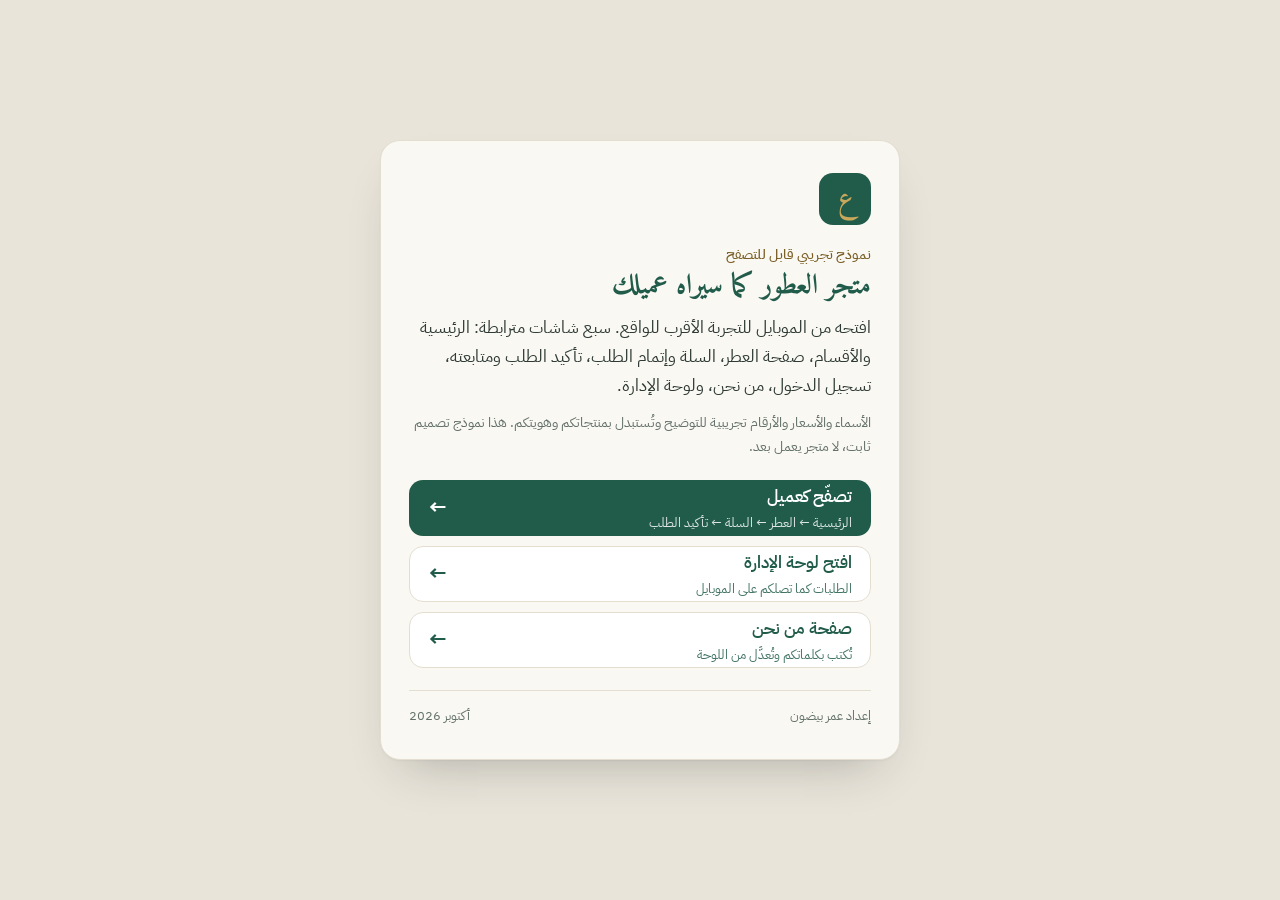
<file: index.html>
<!doctype html>
<html lang="ar" dir="rtl">
<head>
<meta charset="utf-8">
<meta name="viewport" content="width=device-width, initial-scale=1">
<title>نموذج تجريبي · متجر عطور</title>
<meta name="robots" content="noindex">
<link rel="preconnect" href="https://fonts.googleapis.com">
<link rel="preconnect" href="https://fonts.gstatic.com" crossorigin>
<link rel="stylesheet" href="https://fonts.googleapis.com/css2?family=Amiri:wght@400;700&amp;family=IBM+Plex+Sans+Arabic:wght@400;500;600;700&amp;display=swap">
<style>
:root{--green:#215C4B;--gold:#C9A75B;--gold-d:#7A5E26;--ink:#18231F;--muted:#64716B;--paper:#FAF8F3;--line:#E4DED1}
*{box-sizing:border-box;margin:0;padding:0}
body{min-height:100vh;display:flex;align-items:center;justify-content:center;padding:24px 16px;background:#E9E4DA;color:var(--ink);font:400 17px/1.7 "IBM Plex Sans Arabic",system-ui,sans-serif;-webkit-font-smoothing:antialiased}
.card{width:100%;max-width:520px;background:var(--paper);border:1px solid var(--line);border-radius:20px;padding:32px 28px;box-shadow:0 1px 2px rgba(24,35,31,.04),0 24px 48px -24px rgba(24,35,31,.3)}
.mark{width:52px;height:52px;border-radius:14px;background:var(--green);display:grid;place-items:center;color:var(--gold);font:700 28px/1 Amiri,serif;padding-top:4px;margin-bottom:18px}
.eyebrow{font-size:14px;font-weight:500;color:var(--gold-d)}
h1{font:700 28px/1.35 Amiri,"IBM Plex Sans Arabic",serif;color:var(--green);margin:2px 0 8px}
p{color:#2E3A35}
.note{margin-top:10px;font-size:14px;color:var(--muted)}
.btns{display:grid;gap:10px;margin-top:22px}
.btn{display:flex;align-items:center;justify-content:space-between;gap:12px;min-height:56px;padding:0 18px;border-radius:14px;text-decoration:none;font-weight:600;border:1px solid transparent}
.btn small{display:block;font-weight:400;font-size:13px;opacity:.85}
.b1{background:var(--green);color:#fff}
.b2{background:#fff;color:var(--green);border-color:var(--line)}
.btn span:last-child{font-size:22px;line-height:1}
.foot{margin-top:22px;padding-top:14px;border-top:1px solid var(--line);font-size:13px;color:var(--muted);display:flex;justify-content:space-between;gap:10px;flex-wrap:wrap}
</style>
</head>
<body>
<main class="card">
  <div class="mark" aria-hidden="true">ع</div>
  <p class="eyebrow">نموذج تجريبي قابل للتصفح</p>
  <h1>متجر العطور كما سيراه عميلك</h1>
  <p>افتحه من الموبايل للتجربة الأقرب للواقع. سبع شاشات مترابطة: الرئيسية والأقسام، صفحة العطر، السلة وإتمام الطلب، تأكيد الطلب ومتابعته، تسجيل الدخول، من نحن، ولوحة الإدارة.</p>
  <p class="note">الأسماء والأسعار والأرقام تجريبية للتوضيح وتُستبدل بمنتجاتكم وهويتكم. هذا نموذج تصميم ثابت، لا متجر يعمل بعد.</p>
  <nav class="btns" aria-label="ابدأ">
    <a class="btn b1" href="01-home.html"><span>تصفّح كعميل<small>الرئيسية ← العطر ← السلة ← تأكيد الطلب</small></span><span aria-hidden="true">←</span></a>
    <a class="btn b2" href="06-admin.html"><span>افتح لوحة الإدارة<small>الطلبات كما تصلكم على الموبايل</small></span><span aria-hidden="true">←</span></a>
    <a class="btn b2" href="05-about.html"><span>صفحة من نحن<small>تُكتب بكلماتكم وتُعدَّل من اللوحة</small></span><span aria-hidden="true">←</span></a>
  </nav>
  <div class="foot"><span>إعداد عمر بيضون</span><span>أكتوبر 2026</span></div>
</main>
</body>
</html>
</file>
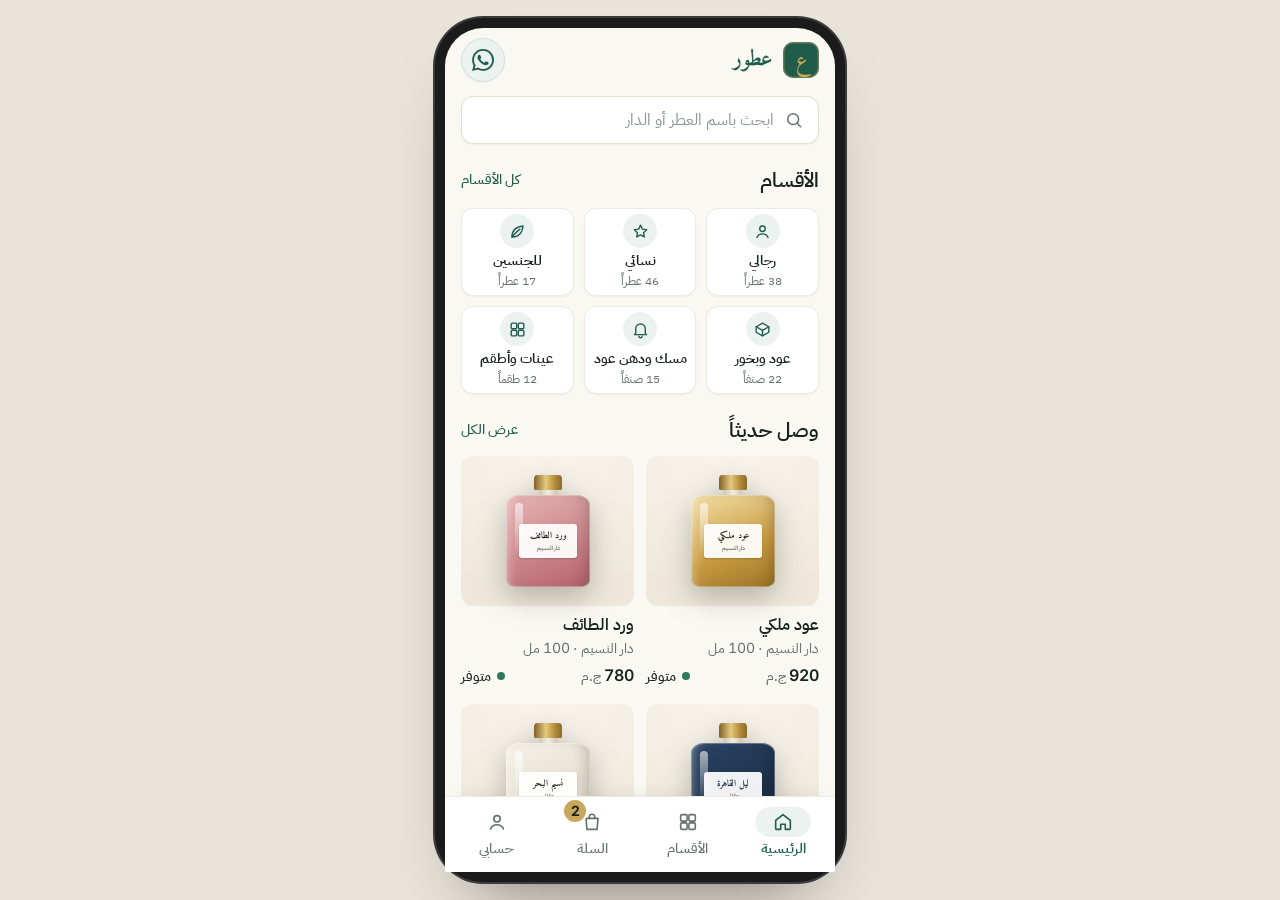
<file: 01-home.html>
<!doctype html>
<html lang="ar" dir="rtl">
<head>
<meta charset="utf-8">
<meta name="viewport" content="width=device-width, initial-scale=1, viewport-fit=cover">
<title>عطور · الرئيسية</title>
<link rel="preconnect" href="https://fonts.googleapis.com">
<link rel="preconnect" href="https://fonts.gstatic.com" crossorigin>
<link rel="stylesheet" href="https://fonts.googleapis.com/css2?family=Amiri:wght@400;700&amp;family=IBM+Plex+Sans+Arabic:wght@400;500;600;700&amp;family=Inter:wght@400;500;600;700&amp;display=swap">
<link rel="stylesheet" href="styles.css"><link rel="stylesheet" href="demo.css">
</head>
<body>
<header class="appbar">
  <a class="brand" href="01-home.html" aria-label="عطور"><span class="mark">ع</span><span class="wordmark-ar">عطور</span></a>
  <a class="iconbtn wa" href="#" aria-label="تواصل معنا عبر WhatsApp"><svg viewBox="0 0 24 24" aria-hidden="true"><path d="M17.472 14.382c-.297-.149-1.758-.867-2.03-.967-.273-.099-.471-.148-.67.15-.197.297-.767.966-.94 1.164-.173.199-.347.223-.644.075-.297-.15-1.255-.463-2.39-1.475-.883-.788-1.48-1.761-1.653-2.059-.173-.297-.018-.458.13-.606.134-.133.298-.347.446-.52.149-.174.198-.298.298-.497.099-.198.05-.371-.025-.52-.075-.149-.669-1.612-.916-2.207-.242-.579-.487-.5-.669-.51-.173-.008-.371-.01-.57-.01-.198 0-.52.074-.792.372-.272.297-1.04 1.016-1.04 2.479 0 1.462 1.065 2.875 1.213 3.074.149.198 2.096 3.2 5.077 4.487.709.306 1.262.489 1.694.625.712.227 1.36.195 1.871.118.571-.085 1.758-.719 2.006-1.413.248-.694.248-1.289.173-1.413-.074-.124-.272-.198-.57-.347m-5.421 7.403h-.004a9.87 9.87 0 0 1-5.031-1.378l-.361-.214-3.741.982.998-3.648-.235-.374a9.86 9.86 0 0 1-1.51-5.26c.001-5.45 4.436-9.884 9.888-9.884 2.64 0 5.122 1.03 6.988 2.898a9.825 9.825 0 0 1 2.893 6.994c-.003 5.45-4.437 9.884-9.885 9.884m8.413-18.297A11.815 11.815 0 0 0 12.05 0C5.495 0 .16 5.335.157 11.892c0 2.096.547 4.142 1.588 5.945L.057 24l6.305-1.654a11.882 11.882 0 0 0 5.683 1.448h.005c6.554 0 11.89-5.335 11.893-11.893a11.821 11.821 0 0 0-3.48-8.413z"/></svg></a>
</header>
<main class="main">
  <label class="search"><svg class="i" viewBox="0 0 24 24" aria-hidden="true"><circle cx="11" cy="11" r="6.5"/><path d="m20 20-4.2-4.2"/></svg><input type="search" placeholder="ابحث باسم العطر أو الدار" aria-label="ابحث باسم العطر أو الدار"></label>
  <div class="sechead"><h2>الأقسام</h2><a class="link" href="#">كل الأقسام</a></div>
  <nav class="tiles" aria-label="الأقسام">
    <a class="tile" href="#"><span class="ico"><svg class="i" viewBox="0 0 24 24" aria-hidden="true"><circle cx="12" cy="8.5" r="3.5"/><path d="M5 19.5c1.2-3.2 3.8-4.5 7-4.5s5.8 1.3 7 4.5"/></svg></span>رجالي<span class="n">38 عطراً</span></a>
    <a class="tile" href="#"><span class="ico"><svg class="i" viewBox="0 0 24 24" aria-hidden="true"><path d="m12 4 2.4 5 5.4.7-4 3.8 1 5.4L12 16.3 7.2 18.9l1-5.4-4-3.8L9.6 9z"/></svg></span>نسائي<span class="n">46 عطراً</span></a>
    <a class="tile" href="#"><span class="ico"><svg class="i" viewBox="0 0 24 24" aria-hidden="true"><path d="M5 19c0-8 5-13 14-14-1 9-6 14-14 14z"/><path d="M5 19c3-4 6-7 10-10"/></svg></span>للجنسين<span class="n">17 عطراً</span></a>
    <a class="tile" href="#"><span class="ico"><svg class="i" viewBox="0 0 24 24" aria-hidden="true"><path d="M4 8.5 12 4l8 4.5v7L12 20l-8-4.5z"/><path d="M4 8.5 12 13l8-4.5M12 13v7"/></svg></span>عود وبخور<span class="n">22 صنفاً</span></a>
    <a class="tile" href="#"><span class="ico"><svg class="i" viewBox="0 0 24 24" aria-hidden="true"><path d="M6 16.5V11a6 6 0 0 1 12 0v5.5l1.5 2h-15z"/><path d="M10 20.5a2 2 0 0 0 4 0"/></svg></span>مسك ودهن عود<span class="n">15 صنفاً</span></a>
    <a class="tile" href="#"><span class="ico"><svg class="i" viewBox="0 0 24 24" aria-hidden="true"><rect x="4" y="4" width="7" height="7" rx="1.5"/><rect x="13" y="4" width="7" height="7" rx="1.5"/><rect x="4" y="13" width="7" height="7" rx="1.5"/><rect x="13" y="13" width="7" height="7" rx="1.5"/></svg></span>عينات وأطقم<span class="n">12 طقماً</span></a>
  </nav>
  <div class="sechead"><h2>وصل حديثاً</h2><a class="link" href="#">عرض الكل</a></div>
  <div class="grid perf">
    <a class="bk" href="02-product.html">
      <div class="shelf"><div class="bottle b1 " aria-hidden="true"><span class="cap"></span><span class="neck"></span><span class="body"><span class="label">عود ملكي<small>دار النسيم</small></span></span></div></div>
      <h3>عود ملكي</h3>
      <p class="by">دار النسيم · <span class="num">100</span> مل</p>
      <div class="row"><span class="price"><span class="num">920</span><span class="cur">ج.م</span></span><span class="st st-ok">متوفر</span></div>
    </a>
    <a class="bk" href="02-product.html">
      <div class="shelf"><div class="bottle b3 " aria-hidden="true"><span class="cap"></span><span class="neck"></span><span class="body"><span class="label">ورد الطائف<small>دار النسيم</small></span></span></div></div>
      <h3>ورد الطائف</h3>
      <p class="by">دار النسيم · <span class="num">100</span> مل</p>
      <div class="row"><span class="price"><span class="num">780</span><span class="cur">ج.م</span></span><span class="st st-ok">متوفر</span></div>
    </a>
    <a class="bk" href="02-product.html">
      <div class="shelf"><div class="bottle b4 " aria-hidden="true"><span class="cap"></span><span class="neck"></span><span class="body"><span class="label">ليل القاهرة<small>عطّار</small></span></span></div></div>
      <h3>ليل القاهرة</h3>
      <p class="by">عطّار · <span class="num">100</span> مل</p>
      <div class="row"><span class="price"><span class="num">650</span><span class="cur">ج.م</span></span><span class="st st-no">نفد مؤقتاً</span></div>
    </a>
    <a class="bk" href="02-product.html">
      <div class="shelf"><div class="bottle b5 " aria-hidden="true"><span class="cap"></span><span class="neck"></span><span class="body"><span class="label">نسيم البحر<small>عطّار</small></span></span></div></div>
      <h3>نسيم البحر</h3>
      <p class="by">عطّار · <span class="num">100</span> مل</p>
      <div class="row"><span class="price"><span class="num">540</span><span class="cur">ج.م</span></span><span class="st st-ok">متوفر</span></div>
    </a>
  </div>
</main>
<nav class="tabbar" aria-label="التنقل">
  <a class="tab on" href="01-home.html" aria-current="page"><span class="ic"><svg class="i" viewBox="0 0 24 24" aria-hidden="true"><path d="M4 10.2 12 4l8 6.2V19a1 1 0 0 1-1 1h-4.5v-5.5h-5V20H5a1 1 0 0 1-1-1z"/></svg></span>الرئيسية</a>
  <a class="tab" href="01-home.html"><span class="ic"><svg class="i" viewBox="0 0 24 24" aria-hidden="true"><rect x="4" y="4" width="7" height="7" rx="1.5"/><rect x="13" y="4" width="7" height="7" rx="1.5"/><rect x="4" y="13" width="7" height="7" rx="1.5"/><rect x="13" y="13" width="7" height="7" rx="1.5"/></svg></span>الأقسام</a>
  <a class="tab" href="03-cart-checkout.html"><span class="ic"><svg class="i" viewBox="0 0 24 24" aria-hidden="true"><path d="M5.5 8h13l-1 12h-11z"/><path d="M9 8V6.5a3 3 0 0 1 6 0V8"/></svg><span class="badge">2</span></span>السلة</a>
  <a class="tab" href="04-account.html"><span class="ic"><svg class="i" viewBox="0 0 24 24" aria-hidden="true"><circle cx="12" cy="8.5" r="3.5"/><path d="M5 19.5c1.2-3.2 3.8-4.5 7-4.5s5.8 1.3 7 4.5"/></svg></span>حسابي</a>
</nav>
</body>
</html>
</file>
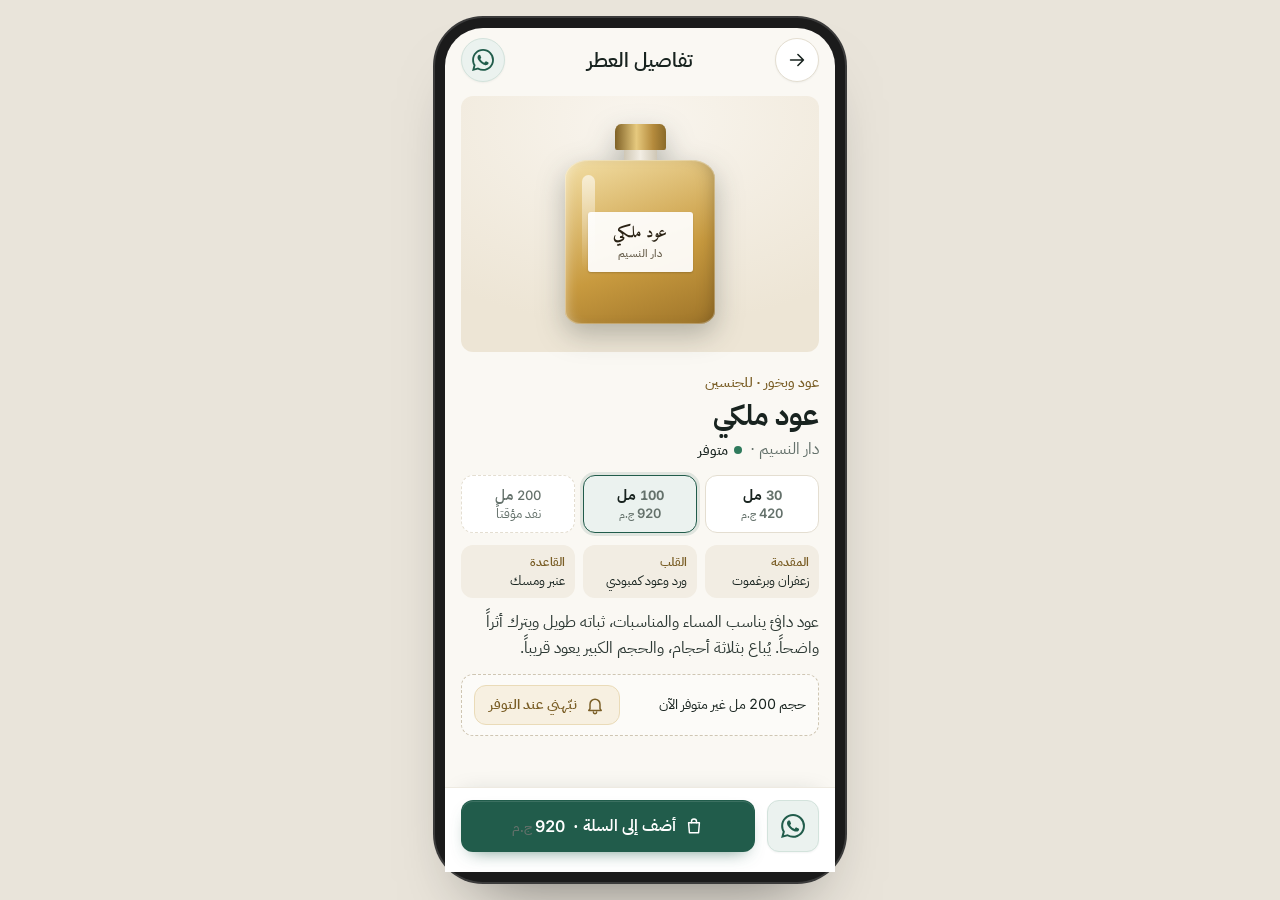
<file: 02-product.html>
<!doctype html>
<html lang="ar" dir="rtl">
<head>
<meta charset="utf-8">
<meta name="viewport" content="width=device-width, initial-scale=1, viewport-fit=cover">
<title>عطور · عود ملكي</title>
<link rel="preconnect" href="https://fonts.googleapis.com">
<link rel="preconnect" href="https://fonts.gstatic.com" crossorigin>
<link rel="stylesheet" href="https://fonts.googleapis.com/css2?family=Amiri:wght@400;700&amp;family=IBM+Plex+Sans+Arabic:wght@400;500;600;700&amp;family=Inter:wght@400;500;600;700&amp;display=swap">
<link rel="stylesheet" href="styles.css"><link rel="stylesheet" href="demo.css">
</head>
<body>
<header class="appbar">
  <a class="iconbtn" href="01-home.html" aria-label="رجوع"><svg class="i" viewBox="0 0 24 24" aria-hidden="true"><path d="M5 12h14M13 6l6 6-6 6"/></svg></a>
  <span class="bar-title">تفاصيل العطر</span>
  <a class="iconbtn wa" href="#" aria-label="اسأل عن العطر عبر WhatsApp"><svg viewBox="0 0 24 24" aria-hidden="true"><path d="M17.472 14.382c-.297-.149-1.758-.867-2.03-.967-.273-.099-.471-.148-.67.15-.197.297-.767.966-.94 1.164-.173.199-.347.223-.644.075-.297-.15-1.255-.463-2.39-1.475-.883-.788-1.48-1.761-1.653-2.059-.173-.297-.018-.458.13-.606.134-.133.298-.347.446-.52.149-.174.198-.298.298-.497.099-.198.05-.371-.025-.52-.075-.149-.669-1.612-.916-2.207-.242-.579-.487-.5-.669-.51-.173-.008-.371-.01-.57-.01-.198 0-.52.074-.792.372-.272.297-1.04 1.016-1.04 2.479 0 1.462 1.065 2.875 1.213 3.074.149.198 2.096 3.2 5.077 4.487.709.306 1.262.489 1.694.625.712.227 1.36.195 1.871.118.571-.085 1.758-.719 2.006-1.413.248-.694.248-1.289.173-1.413-.074-.124-.272-.198-.57-.347m-5.421 7.403h-.004a9.87 9.87 0 0 1-5.031-1.378l-.361-.214-3.741.982.998-3.648-.235-.374a9.86 9.86 0 0 1-1.51-5.26c.001-5.45 4.436-9.884 9.888-9.884 2.64 0 5.122 1.03 6.988 2.898a9.825 9.825 0 0 1 2.893 6.994c-.003 5.45-4.437 9.884-9.885 9.884m8.413-18.297A11.815 11.815 0 0 0 12.05 0C5.495 0 .16 5.335.157 11.892c0 2.096.547 4.142 1.588 5.945L.057 24l6.305-1.654a11.882 11.882 0 0 0 5.683 1.448h.005c6.554 0 11.89-5.335 11.893-11.893a11.821 11.821 0 0 0-3.48-8.413z"/></svg></a>
</header>
<main class="main">
  <div class="hero"><div class="bottle b1 " aria-hidden="true"><span class="cap"></span><span class="neck"></span><span class="body"><span class="label">عود ملكي<small>دار النسيم</small></span></span></div></div>
  <span class="tag">عود وبخور · للجنسين</span>
  <h1 class="bk-title">عود ملكي</h1>
  <p class="brandline">دار النسيم · <span class="st st-ok">متوفر</span></p>
  <div class="sizes" role="radiogroup" aria-label="الحجم">
    <div class="size" role="radio" aria-checked="false"><b><span class="num">30</span> مل</b><span><span class="price"><span class="num">420</span><span class="cur">ج.م</span></span></span></div>
    <div class="size on" role="radio" aria-checked="true"><b><span class="num">100</span> مل</b><span><span class="price"><span class="num">920</span><span class="cur">ج.م</span></span></span></div>
    <div class="size off" role="radio" aria-checked="false"><b><span class="num">200</span> مل</b><span>نفد مؤقتاً</span></div>
  </div>
  <div class="notes" aria-label="مكونات العطر">
    <div class="note-c"><b>المقدمة</b>زعفران وبرغموت</div>
    <div class="note-c"><b>القلب</b>ورد وعود كمبودي</div>
    <div class="note-c"><b>القاعدة</b>عنبر ومسك</div>
  </div>
  <p class="desc">عود دافئ يناسب المساء والمناسبات، ثباته طويل ويترك أثراً واضحاً. يُباع بثلاثة أحجام، والحجم الكبير يعود قريباً.</p>
  <div class="notify"><span>حجم <span class="num">200</span> مل غير متوفر الآن</span><a class="btn btn-gold btn-sm" href="04-account.html"><svg class="i" viewBox="0 0 24 24" aria-hidden="true"><path d="M6 16.5V11a6 6 0 0 1 12 0v5.5l1.5 2h-15z"/><path d="M10 20.5a2 2 0 0 0 4 0"/></svg>نبّهني عند التوفر</a></div>
</main>
<footer class="buybar">
  <a class="iconbtn wa" href="#" aria-label="اسأل عن العطر عبر WhatsApp"><svg viewBox="0 0 24 24" aria-hidden="true"><path d="M17.472 14.382c-.297-.149-1.758-.867-2.03-.967-.273-.099-.471-.148-.67.15-.197.297-.767.966-.94 1.164-.173.199-.347.223-.644.075-.297-.15-1.255-.463-2.39-1.475-.883-.788-1.48-1.761-1.653-2.059-.173-.297-.018-.458.13-.606.134-.133.298-.347.446-.52.149-.174.198-.298.298-.497.099-.198.05-.371-.025-.52-.075-.149-.669-1.612-.916-2.207-.242-.579-.487-.5-.669-.51-.173-.008-.371-.01-.57-.01-.198 0-.52.074-.792.372-.272.297-1.04 1.016-1.04 2.479 0 1.462 1.065 2.875 1.213 3.074.149.198 2.096 3.2 5.077 4.487.709.306 1.262.489 1.694.625.712.227 1.36.195 1.871.118.571-.085 1.758-.719 2.006-1.413.248-.694.248-1.289.173-1.413-.074-.124-.272-.198-.57-.347m-5.421 7.403h-.004a9.87 9.87 0 0 1-5.031-1.378l-.361-.214-3.741.982.998-3.648-.235-.374a9.86 9.86 0 0 1-1.51-5.26c.001-5.45 4.436-9.884 9.888-9.884 2.64 0 5.122 1.03 6.988 2.898a9.825 9.825 0 0 1 2.893 6.994c-.003 5.45-4.437 9.884-9.885 9.884m8.413-18.297A11.815 11.815 0 0 0 12.05 0C5.495 0 .16 5.335.157 11.892c0 2.096.547 4.142 1.588 5.945L.057 24l6.305-1.654a11.882 11.882 0 0 0 5.683 1.448h.005c6.554 0 11.89-5.335 11.893-11.893a11.821 11.821 0 0 0-3.48-8.413z"/></svg></a>
  <a class="btn btn-primary" href="03-cart-checkout.html"><svg class="i" viewBox="0 0 24 24" aria-hidden="true"><path d="M5.5 8h13l-1 12h-11z"/><path d="M9 8V6.5a3 3 0 0 1 6 0V8"/></svg>أضف إلى السلة · <span class="price"><span class="num">920</span><span class="cur">ج.م</span></span></a>
</footer>
</body>
</html>
</file>
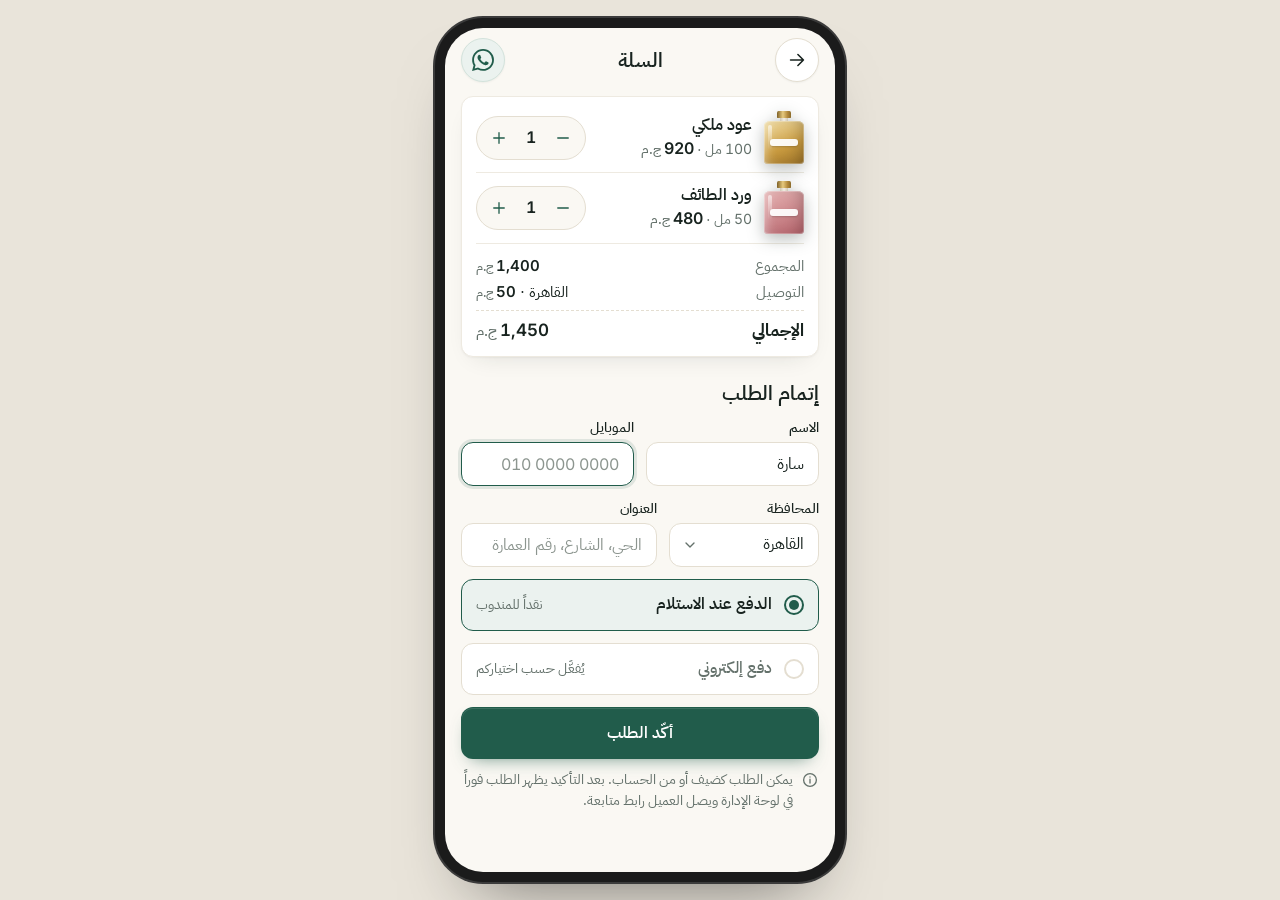
<file: 03-cart-checkout.html>
<!doctype html>
<html lang="ar" dir="rtl">
<head>
<meta charset="utf-8">
<meta name="viewport" content="width=device-width, initial-scale=1, viewport-fit=cover">
<title>عطور · السلة</title>
<link rel="preconnect" href="https://fonts.googleapis.com">
<link rel="preconnect" href="https://fonts.gstatic.com" crossorigin>
<link rel="stylesheet" href="https://fonts.googleapis.com/css2?family=Amiri:wght@400;700&amp;family=IBM+Plex+Sans+Arabic:wght@400;500;600;700&amp;family=Inter:wght@400;500;600;700&amp;display=swap">
<link rel="stylesheet" href="styles.css"><link rel="stylesheet" href="demo.css">
</head>
<body>
<header class="appbar">
  <a class="iconbtn" href="01-home.html" aria-label="رجوع"><svg class="i" viewBox="0 0 24 24" aria-hidden="true"><path d="M5 12h14M13 6l6 6-6 6"/></svg></a>
  <span class="bar-title">السلة</span>
  <a class="iconbtn wa" href="#" aria-label="تواصل معنا عبر WhatsApp"><svg viewBox="0 0 24 24" aria-hidden="true"><path d="M17.472 14.382c-.297-.149-1.758-.867-2.03-.967-.273-.099-.471-.148-.67.15-.197.297-.767.966-.94 1.164-.173.199-.347.223-.644.075-.297-.15-1.255-.463-2.39-1.475-.883-.788-1.48-1.761-1.653-2.059-.173-.297-.018-.458.13-.606.134-.133.298-.347.446-.52.149-.174.198-.298.298-.497.099-.198.05-.371-.025-.52-.075-.149-.669-1.612-.916-2.207-.242-.579-.487-.5-.669-.51-.173-.008-.371-.01-.57-.01-.198 0-.52.074-.792.372-.272.297-1.04 1.016-1.04 2.479 0 1.462 1.065 2.875 1.213 3.074.149.198 2.096 3.2 5.077 4.487.709.306 1.262.489 1.694.625.712.227 1.36.195 1.871.118.571-.085 1.758-.719 2.006-1.413.248-.694.248-1.289.173-1.413-.074-.124-.272-.198-.57-.347m-5.421 7.403h-.004a9.87 9.87 0 0 1-5.031-1.378l-.361-.214-3.741.982.998-3.648-.235-.374a9.86 9.86 0 0 1-1.51-5.26c.001-5.45 4.436-9.884 9.888-9.884 2.64 0 5.122 1.03 6.988 2.898a9.825 9.825 0 0 1 2.893 6.994c-.003 5.45-4.437 9.884-9.885 9.884m8.413-18.297A11.815 11.815 0 0 0 12.05 0C5.495 0 .16 5.335.157 11.892c0 2.096.547 4.142 1.588 5.945L.057 24l6.305-1.654a11.882 11.882 0 0 0 5.683 1.448h.005c6.554 0 11.89-5.335 11.893-11.893a11.821 11.821 0 0 0-3.48-8.413z"/></svg></a>
</header>
<main class="main">
  <section class="card cart" aria-label="السلة">
    <div class="li">
      <div class="bottle b1 xs" aria-hidden="true"><span class="cap"></span><span class="neck"></span><span class="body"><span class="label">عود ملكي</span></span></div>
      <div class="body"><h3>عود ملكي</h3><span class="small muted"><span class="num">100</span> مل · </span><span class="price"><span class="num">920</span><span class="cur">ج.م</span></span></div>
      <div class="stepper"><button aria-label="إنقاص"><svg class="i" viewBox="0 0 24 24" aria-hidden="true"><path d="M5 12h14"/></svg></button><span class="num">1</span><button aria-label="زيادة"><svg class="i" viewBox="0 0 24 24" aria-hidden="true"><path d="M12 5v14M5 12h14"/></svg></button></div>
    </div>
    <div class="li">
      <div class="bottle b3 xs" aria-hidden="true"><span class="cap"></span><span class="neck"></span><span class="body"><span class="label">ورد الطائف</span></span></div>
      <div class="body"><h3>ورد الطائف</h3><span class="small muted"><span class="num">50</span> مل · </span><span class="price"><span class="num">480</span><span class="cur">ج.م</span></span></div>
      <div class="stepper"><button aria-label="إنقاص"><svg class="i" viewBox="0 0 24 24" aria-hidden="true"><path d="M5 12h14"/></svg></button><span class="num">1</span><button aria-label="زيادة"><svg class="i" viewBox="0 0 24 24" aria-hidden="true"><path d="M12 5v14M5 12h14"/></svg></button></div>
    </div>
    <dl class="sum">
      <div><dt>المجموع</dt><dd><span class="price"><span class="num">1,400</span><span class="cur">ج.م</span></span></dd></div>
      <div><dt>التوصيل</dt><dd>القاهرة · <span class="price"><span class="num">50</span><span class="cur">ج.م</span></span></dd></div>
      <div class="total"><dt>الإجمالي</dt><dd><span class="price"><span class="num">1,450</span><span class="cur">ج.م</span></span></dd></div>
    </dl>
  </section>
  <section class="checkout">
    <h2>إتمام الطلب</h2>
    <div class="stack">
      <div class="row2">
        <label class="field"><span class="label">الاسم</span><input class="input" value="سارة"></label>
        <label class="field"><span class="label">الموبايل</span><input class="input focus num tel" type="tel" placeholder="010 0000 0000"></label>
      </div>
      <div class="row2 co-grid">
        <label class="field"><span class="label">المحافظة</span><select class="input"><option>القاهرة</option><option>الجيزة</option><option>الإسكندرية</option><option>باقي المحافظات</option></select></label>
        <label class="field"><span class="label">العنوان</span><input class="input" placeholder="الحي، الشارع، رقم العمارة"></label>
      </div>
      <div class="pay" role="radio" aria-checked="true"><span class="radio"></span>الدفع عند الاستلام<span class="muted">نقداً للمندوب</span></div>
      <div class="pay off" role="radio" aria-checked="false"><span class="radio"></span>دفع إلكتروني<span class="muted">يُفعَّل حسب اختياركم</span></div>
      <a class="btn btn-primary btn-block" href="07-tracking.html">أكّد الطلب</a>
    </div>
    <p class="note"><svg class="i" viewBox="0 0 24 24" aria-hidden="true"><circle cx="12" cy="12" r="8.5"/><path d="M12 11v5M12 8h.01"/></svg><span>يمكن الطلب كضيف أو من الحساب. بعد التأكيد يظهر الطلب فوراً في لوحة الإدارة ويصل العميل رابط متابعة.</span></p>
  </section>
</main>
</body>
</html>
</file>
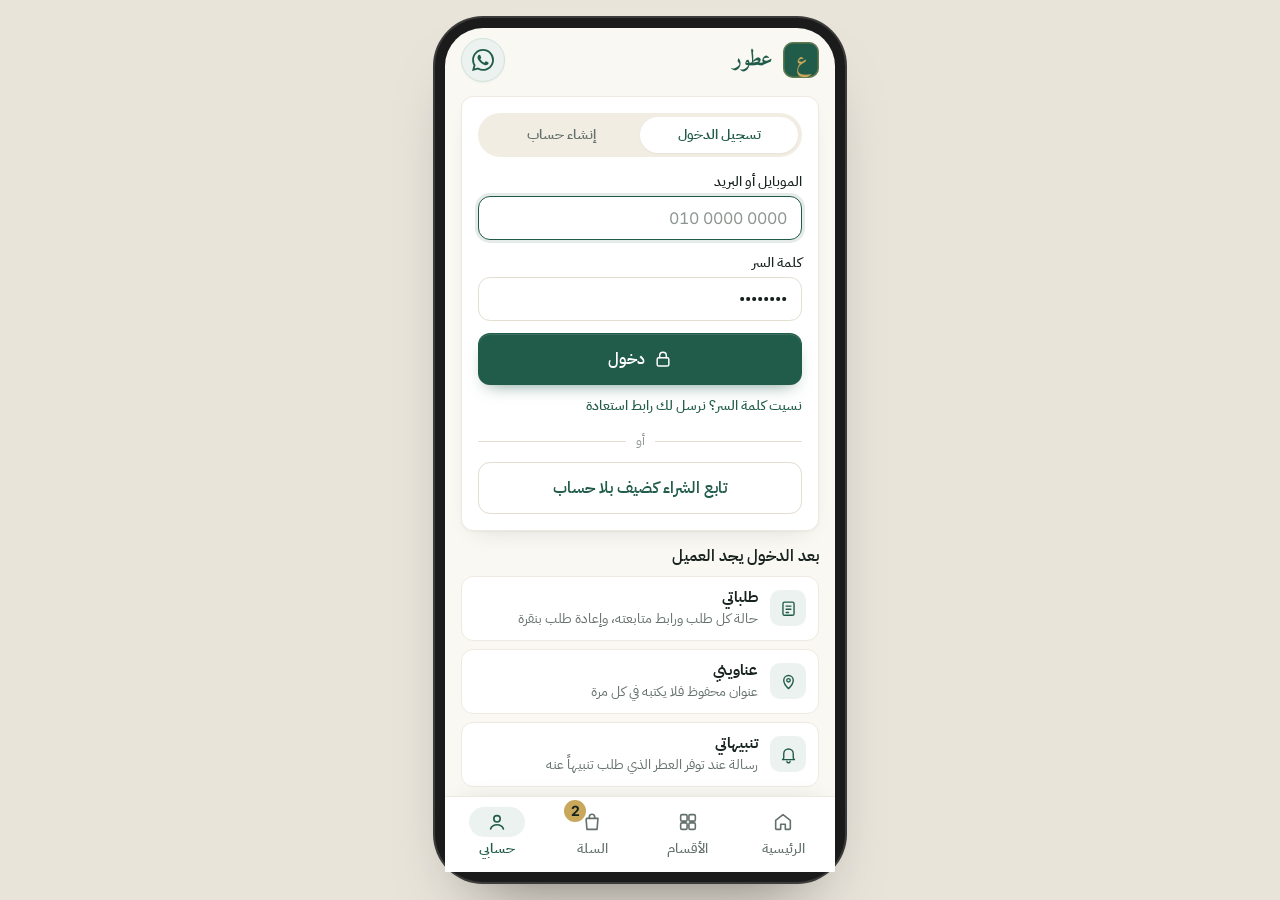
<file: 04-account.html>
<!doctype html>
<html lang="ar" dir="rtl">
<head>
<meta charset="utf-8">
<meta name="viewport" content="width=device-width, initial-scale=1, viewport-fit=cover">
<title>عطور · حسابي</title>
<link rel="preconnect" href="https://fonts.googleapis.com">
<link rel="preconnect" href="https://fonts.gstatic.com" crossorigin>
<link rel="stylesheet" href="https://fonts.googleapis.com/css2?family=Amiri:wght@400;700&amp;family=IBM+Plex+Sans+Arabic:wght@400;500;600;700&amp;family=Inter:wght@400;500;600;700&amp;display=swap">
<link rel="stylesheet" href="styles.css"><link rel="stylesheet" href="demo.css">
</head>
<body>
<header class="appbar">
  <a class="brand" href="01-home.html" aria-label="عطور"><span class="mark">ع</span><span class="wordmark-ar">عطور</span></a>
  <a class="iconbtn wa" href="#" aria-label="تواصل معنا عبر WhatsApp"><svg viewBox="0 0 24 24" aria-hidden="true"><path d="M17.472 14.382c-.297-.149-1.758-.867-2.03-.967-.273-.099-.471-.148-.67.15-.197.297-.767.966-.94 1.164-.173.199-.347.223-.644.075-.297-.15-1.255-.463-2.39-1.475-.883-.788-1.48-1.761-1.653-2.059-.173-.297-.018-.458.13-.606.134-.133.298-.347.446-.52.149-.174.198-.298.298-.497.099-.198.05-.371-.025-.52-.075-.149-.669-1.612-.916-2.207-.242-.579-.487-.5-.669-.51-.173-.008-.371-.01-.57-.01-.198 0-.52.074-.792.372-.272.297-1.04 1.016-1.04 2.479 0 1.462 1.065 2.875 1.213 3.074.149.198 2.096 3.2 5.077 4.487.709.306 1.262.489 1.694.625.712.227 1.36.195 1.871.118.571-.085 1.758-.719 2.006-1.413.248-.694.248-1.289.173-1.413-.074-.124-.272-.198-.57-.347m-5.421 7.403h-.004a9.87 9.87 0 0 1-5.031-1.378l-.361-.214-3.741.982.998-3.648-.235-.374a9.86 9.86 0 0 1-1.51-5.26c.001-5.45 4.436-9.884 9.888-9.884 2.64 0 5.122 1.03 6.988 2.898a9.825 9.825 0 0 1 2.893 6.994c-.003 5.45-4.437 9.884-9.885 9.884m8.413-18.297A11.815 11.815 0 0 0 12.05 0C5.495 0 .16 5.335.157 11.892c0 2.096.547 4.142 1.588 5.945L.057 24l6.305-1.654a11.882 11.882 0 0 0 5.683 1.448h.005c6.554 0 11.89-5.335 11.893-11.893a11.821 11.821 0 0 0-3.48-8.413z"/></svg></a>
</header>
<main class="main">
  <section class="card authcard" aria-label="تسجيل الدخول">
    <div class="seg" role="tablist"><span class="on" role="tab" aria-selected="true">تسجيل الدخول</span><span role="tab" aria-selected="false">إنشاء حساب</span></div>
    <div class="stack">
      <label class="field"><span class="label">الموبايل أو البريد</span><input class="input focus num tel" type="tel" placeholder="010 0000 0000"></label>
      <label class="field"><span class="label">كلمة السر</span><input class="input" type="password" value="••••••••"></label>
      <button class="btn btn-primary btn-block"><svg class="i" viewBox="0 0 24 24" aria-hidden="true"><rect x="5" y="10.5" width="14" height="10" rx="2"/><path d="M8 10.5V8a4 4 0 0 1 8 0v2.5"/></svg>دخول</button>
    </div>
    <a class="forgot" href="#">نسيت كلمة السر؟ نرسل لك رابط استعادة</a>
    <div class="or">أو</div>
    <a class="btn btn-line btn-block" href="03-cart-checkout.html">تابع الشراء كضيف بلا حساب</a>
  </section>
  <section class="after" aria-label="ماذا يرى العميل بعد الدخول">
    <h2>بعد الدخول يجد العميل</h2>
    <div class="lst">
      <div class="it"><span class="ico"><svg class="i" viewBox="0 0 24 24" aria-hidden="true"><rect x="5" y="4" width="14" height="16.5" rx="2"/><path d="M9 9h6M9 13h6M9 17h3"/></svg></span><div><b>طلباتي</b><span class="small">حالة كل طلب ورابط متابعته، وإعادة طلب بنقرة</span></div></div>
      <div class="it"><span class="ico"><svg class="i" viewBox="0 0 24 24" aria-hidden="true"><path d="M12 21s-6-5.3-6-10.5a6 6 0 0 1 12 0C18 15.7 12 21 12 21z"/><circle cx="12" cy="10.5" r="2.2"/></svg></span><div><b>عناويني</b><span class="small">عنوان محفوظ فلا يكتبه في كل مرة</span></div></div>
      <div class="it"><span class="ico"><svg class="i" viewBox="0 0 24 24" aria-hidden="true"><path d="M6 16.5V11a6 6 0 0 1 12 0v5.5l1.5 2h-15z"/><path d="M10 20.5a2 2 0 0 0 4 0"/></svg></span><div><b>تنبيهاتي</b><span class="small">رسالة عند توفر العطر الذي طلب تنبيهاً عنه</span></div></div>
    </div>
  </section>
</main>
<nav class="tabbar" aria-label="التنقل">
  <a class="tab" href="01-home.html"><span class="ic"><svg class="i" viewBox="0 0 24 24" aria-hidden="true"><path d="M4 10.2 12 4l8 6.2V19a1 1 0 0 1-1 1h-4.5v-5.5h-5V20H5a1 1 0 0 1-1-1z"/></svg></span>الرئيسية</a>
  <a class="tab" href="01-home.html"><span class="ic"><svg class="i" viewBox="0 0 24 24" aria-hidden="true"><rect x="4" y="4" width="7" height="7" rx="1.5"/><rect x="13" y="4" width="7" height="7" rx="1.5"/><rect x="4" y="13" width="7" height="7" rx="1.5"/><rect x="13" y="13" width="7" height="7" rx="1.5"/></svg></span>الأقسام</a>
  <a class="tab" href="03-cart-checkout.html"><span class="ic"><svg class="i" viewBox="0 0 24 24" aria-hidden="true"><path d="M5.5 8h13l-1 12h-11z"/><path d="M9 8V6.5a3 3 0 0 1 6 0V8"/></svg><span class="badge">2</span></span>السلة</a>
  <a class="tab on" href="04-account.html" aria-current="page"><span class="ic"><svg class="i" viewBox="0 0 24 24" aria-hidden="true"><circle cx="12" cy="8.5" r="3.5"/><path d="M5 19.5c1.2-3.2 3.8-4.5 7-4.5s5.8 1.3 7 4.5"/></svg></span>حسابي</a>
</nav>
</body>
</html>
</file>
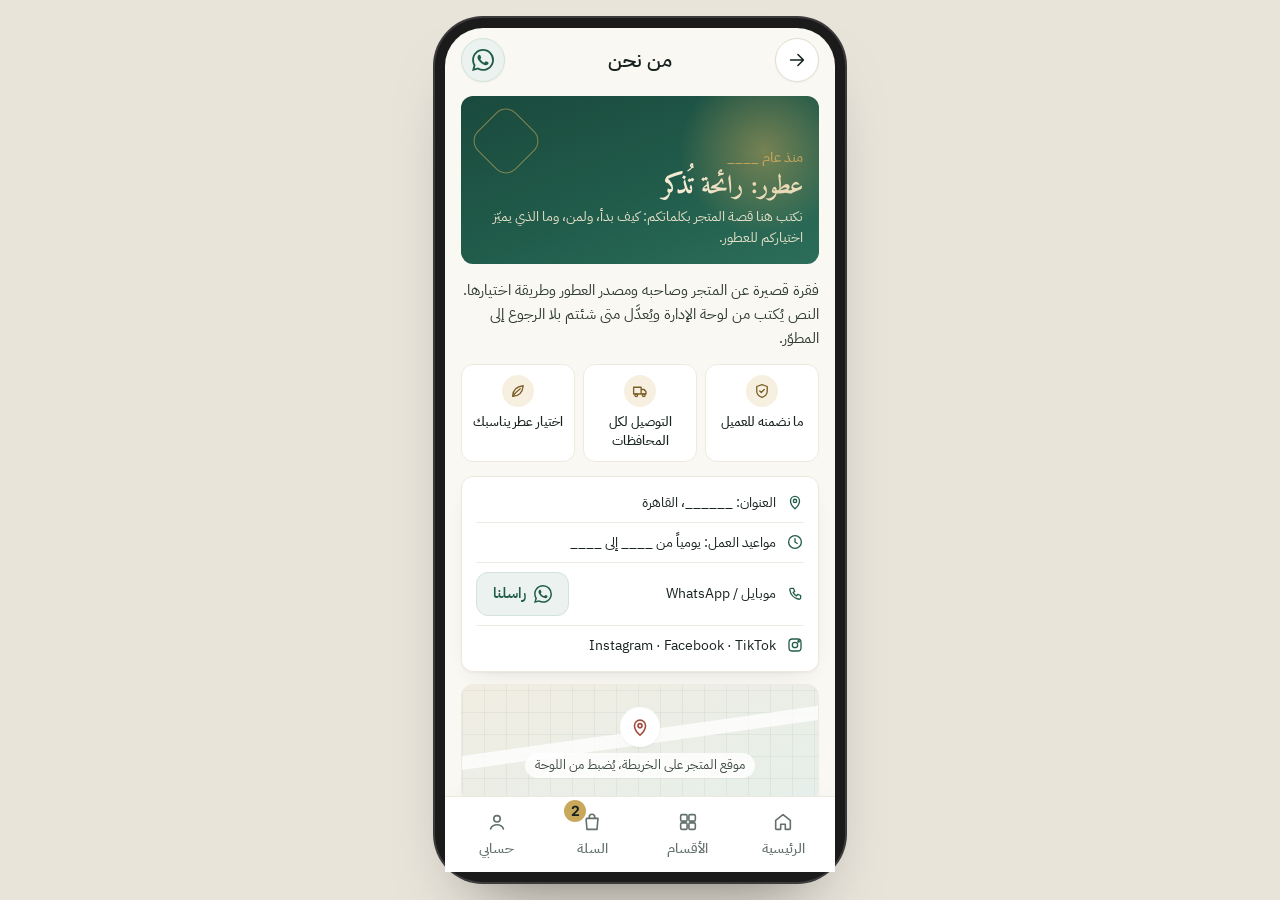
<file: 05-about.html>
<!doctype html>
<html lang="ar" dir="rtl">
<head>
<meta charset="utf-8">
<meta name="viewport" content="width=device-width, initial-scale=1, viewport-fit=cover">
<title>عطور · من نحن</title>
<link rel="preconnect" href="https://fonts.googleapis.com">
<link rel="preconnect" href="https://fonts.gstatic.com" crossorigin>
<link rel="stylesheet" href="https://fonts.googleapis.com/css2?family=Amiri:wght@400;700&amp;family=IBM+Plex+Sans+Arabic:wght@400;500;600;700&amp;family=Inter:wght@400;500;600;700&amp;display=swap">
<link rel="stylesheet" href="styles.css"><link rel="stylesheet" href="demo.css">
</head>
<body>
<header class="appbar">
  <a class="iconbtn" href="01-home.html" aria-label="رجوع"><svg class="i" viewBox="0 0 24 24" aria-hidden="true"><path d="M5 12h14M13 6l6 6-6 6"/></svg></a>
  <span class="bar-title">من نحن</span>
  <a class="iconbtn wa" href="#" aria-label="تواصل معنا عبر WhatsApp"><svg viewBox="0 0 24 24" aria-hidden="true"><path d="M17.472 14.382c-.297-.149-1.758-.867-2.03-.967-.273-.099-.471-.148-.67.15-.197.297-.767.966-.94 1.164-.173.199-.347.223-.644.075-.297-.15-1.255-.463-2.39-1.475-.883-.788-1.48-1.761-1.653-2.059-.173-.297-.018-.458.13-.606.134-.133.298-.347.446-.52.149-.174.198-.298.298-.497.099-.198.05-.371-.025-.52-.075-.149-.669-1.612-.916-2.207-.242-.579-.487-.5-.669-.51-.173-.008-.371-.01-.57-.01-.198 0-.52.074-.792.372-.272.297-1.04 1.016-1.04 2.479 0 1.462 1.065 2.875 1.213 3.074.149.198 2.096 3.2 5.077 4.487.709.306 1.262.489 1.694.625.712.227 1.36.195 1.871.118.571-.085 1.758-.719 2.006-1.413.248-.694.248-1.289.173-1.413-.074-.124-.272-.198-.57-.347m-5.421 7.403h-.004a9.87 9.87 0 0 1-5.031-1.378l-.361-.214-3.741.982.998-3.648-.235-.374a9.86 9.86 0 0 1-1.51-5.26c.001-5.45 4.436-9.884 9.888-9.884 2.64 0 5.122 1.03 6.988 2.898a9.825 9.825 0 0 1 2.893 6.994c-.003 5.45-4.437 9.884-9.885 9.884m8.413-18.297A11.815 11.815 0 0 0 12.05 0C5.495 0 .16 5.335.157 11.892c0 2.096.547 4.142 1.588 5.945L.057 24l6.305-1.654a11.882 11.882 0 0 0 5.683 1.448h.005c6.554 0 11.89-5.335 11.893-11.893a11.821 11.821 0 0 0-3.48-8.413z"/></svg></a>
</header>
<main class="main">
  <section class="about-hero" aria-label="قصتنا">
    <p class="eyebrow">منذ عام ____</p>
    <h1>عطور: رائحة تُذكر</h1>
    <p>نكتب هنا قصة المتجر بكلماتكم: كيف بدأ، ولمن، وما الذي يميّز اختياركم للعطور.</p>
  </section>
  <p class="story">فقرة قصيرة عن المتجر وصاحبه ومصدر العطور وطريقة اختيارها. النص يُكتب من لوحة الإدارة ويُعدَّل متى شئتم بلا الرجوع إلى المطوّر.</p>
  <div class="vals" aria-label="لماذا نحن">
    <div class="val"><span class="ico"><svg class="i" viewBox="0 0 24 24" aria-hidden="true"><path d="M12 3.5 5 6v6c0 4.2 3 7.2 7 8.5 4-1.3 7-4.3 7-8.5V6z"/><path d="m9 12 2 2 4-4"/></svg></span>ما نضمنه للعميل</div>
    <div class="val"><span class="ico"><svg class="i" viewBox="0 0 24 24" aria-hidden="true"><path d="M3.5 7h10v9h-10zM13.5 10h4l2.5 3v3h-6.5"/><circle cx="7" cy="17.5" r="1.8"/><circle cx="17" cy="17.5" r="1.8"/></svg></span>التوصيل لكل المحافظات</div>
    <div class="val"><span class="ico"><svg class="i" viewBox="0 0 24 24" aria-hidden="true"><path d="M5 19c0-8 5-13 14-14-1 9-6 14-14 14z"/><path d="M5 19c3-4 6-7 10-10"/></svg></span>اختيار عطر يناسبك</div>
  </div>
  <section class="card contact" aria-label="التواصل">
    <div class="ln"><svg class="i" viewBox="0 0 24 24" aria-hidden="true"><path d="M12 21s-6-5.3-6-10.5a6 6 0 0 1 12 0C18 15.7 12 21 12 21z"/><circle cx="12" cy="10.5" r="2.2"/></svg><span>العنوان: ______، القاهرة</span></div>
    <div class="ln"><svg class="i" viewBox="0 0 24 24" aria-hidden="true"><circle cx="12" cy="12" r="8.5"/><path d="M12 7.5V12l3 2"/></svg><span>مواعيد العمل: يومياً من ____ إلى ____</span></div>
    <div class="ln"><svg class="i" viewBox="0 0 24 24" aria-hidden="true"><path d="M7 4.5h3l1.5 4-2 1.5a10 10 0 0 0 4.5 4.5l1.5-2 4 1.5v3a2 2 0 0 1-2 2A15 15 0 0 1 5 6.5a2 2 0 0 1 2-2z"/></svg><span>موبايل / WhatsApp</span><a class="btn btn-wa btn-sm" href="#"><svg viewBox="0 0 24 24" aria-hidden="true"><path d="M17.472 14.382c-.297-.149-1.758-.867-2.03-.967-.273-.099-.471-.148-.67.15-.197.297-.767.966-.94 1.164-.173.199-.347.223-.644.075-.297-.15-1.255-.463-2.39-1.475-.883-.788-1.48-1.761-1.653-2.059-.173-.297-.018-.458.13-.606.134-.133.298-.347.446-.52.149-.174.198-.298.298-.497.099-.198.05-.371-.025-.52-.075-.149-.669-1.612-.916-2.207-.242-.579-.487-.5-.669-.51-.173-.008-.371-.01-.57-.01-.198 0-.52.074-.792.372-.272.297-1.04 1.016-1.04 2.479 0 1.462 1.065 2.875 1.213 3.074.149.198 2.096 3.2 5.077 4.487.709.306 1.262.489 1.694.625.712.227 1.36.195 1.871.118.571-.085 1.758-.719 2.006-1.413.248-.694.248-1.289.173-1.413-.074-.124-.272-.198-.57-.347m-5.421 7.403h-.004a9.87 9.87 0 0 1-5.031-1.378l-.361-.214-3.741.982.998-3.648-.235-.374a9.86 9.86 0 0 1-1.51-5.26c.001-5.45 4.436-9.884 9.888-9.884 2.64 0 5.122 1.03 6.988 2.898a9.825 9.825 0 0 1 2.893 6.994c-.003 5.45-4.437 9.884-9.885 9.884m8.413-18.297A11.815 11.815 0 0 0 12.05 0C5.495 0 .16 5.335.157 11.892c0 2.096.547 4.142 1.588 5.945L.057 24l6.305-1.654a11.882 11.882 0 0 0 5.683 1.448h.005c6.554 0 11.89-5.335 11.893-11.893a11.821 11.821 0 0 0-3.48-8.413z"/></svg>راسلنا</a></div>
    <div class="ln"><svg class="i" viewBox="0 0 24 24" aria-hidden="true"><rect x="4" y="4" width="16" height="16" rx="4.5"/><circle cx="12" cy="12" r="3.6"/><circle cx="16.8" cy="7.2" r=".9" fill="currentColor"/></svg><span>Instagram · Facebook · TikTok</span></div>
  </section>
  <div class="mapbox" aria-label="موقع المتجر على الخريطة"><span class="pinwrap"><svg class="i" viewBox="0 0 24 24" aria-hidden="true"><path d="M12 21s-6-5.3-6-10.5a6 6 0 0 1 12 0C18 15.7 12 21 12 21z"/><circle cx="12" cy="10.5" r="2.2"/></svg></span><span>موقع المتجر على الخريطة، يُضبط من اللوحة</span></div>
</main>
<nav class="tabbar" aria-label="التنقل">
  <a class="tab" href="01-home.html"><span class="ic"><svg class="i" viewBox="0 0 24 24" aria-hidden="true"><path d="M4 10.2 12 4l8 6.2V19a1 1 0 0 1-1 1h-4.5v-5.5h-5V20H5a1 1 0 0 1-1-1z"/></svg></span>الرئيسية</a>
  <a class="tab" href="01-home.html"><span class="ic"><svg class="i" viewBox="0 0 24 24" aria-hidden="true"><rect x="4" y="4" width="7" height="7" rx="1.5"/><rect x="13" y="4" width="7" height="7" rx="1.5"/><rect x="4" y="13" width="7" height="7" rx="1.5"/><rect x="13" y="13" width="7" height="7" rx="1.5"/></svg></span>الأقسام</a>
  <a class="tab" href="03-cart-checkout.html"><span class="ic"><svg class="i" viewBox="0 0 24 24" aria-hidden="true"><path d="M5.5 8h13l-1 12h-11z"/><path d="M9 8V6.5a3 3 0 0 1 6 0V8"/></svg><span class="badge">2</span></span>السلة</a>
  <a class="tab" href="04-account.html"><span class="ic"><svg class="i" viewBox="0 0 24 24" aria-hidden="true"><circle cx="12" cy="8.5" r="3.5"/><path d="M5 19.5c1.2-3.2 3.8-4.5 7-4.5s5.8 1.3 7 4.5"/></svg></span>حسابي</a>
</nav>
</body>
</html>
</file>
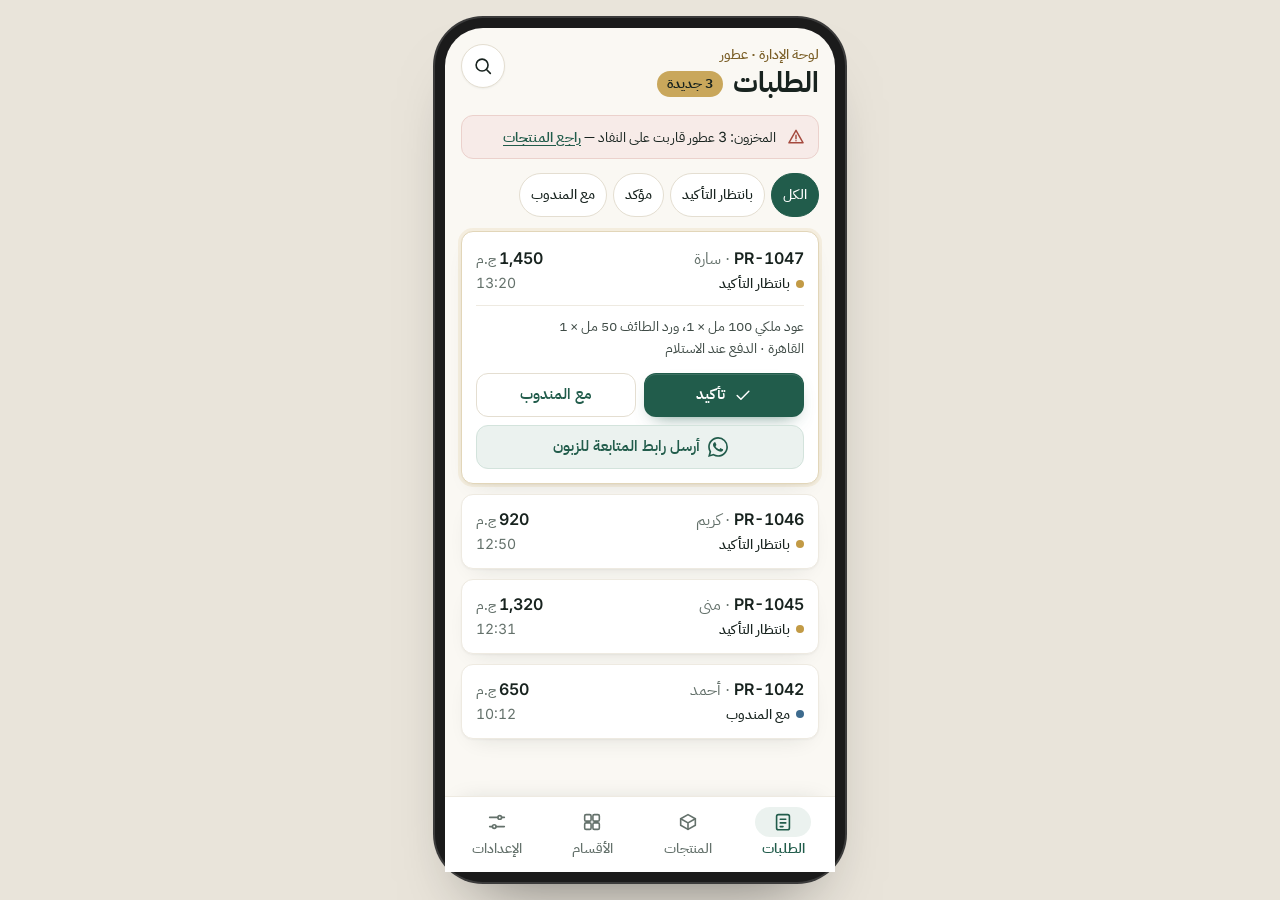
<file: 06-admin.html>
<!doctype html>
<html lang="ar" dir="rtl">
<head>
<meta charset="utf-8">
<meta name="viewport" content="width=device-width, initial-scale=1, viewport-fit=cover">
<title>عطور · لوحة الإدارة</title>
<link rel="preconnect" href="https://fonts.googleapis.com">
<link rel="preconnect" href="https://fonts.gstatic.com" crossorigin>
<link rel="stylesheet" href="https://fonts.googleapis.com/css2?family=Amiri:wght@400;700&amp;family=IBM+Plex+Sans+Arabic:wght@400;500;600;700&amp;family=Inter:wght@400;500;600;700&amp;display=swap">
<link rel="stylesheet" href="styles.css"><link rel="stylesheet" href="demo.css">
</head>
<body>
<header class="adminbar">
  <div>
    <p class="eyebrow">لوحة الإدارة · عطور</p>
    <div class="titlerow"><h1>الطلبات</h1><span class="counter">3 جديدة</span></div>
  </div>
  <a class="iconbtn" href="#" aria-label="بحث"><svg class="i" viewBox="0 0 24 24" aria-hidden="true"><circle cx="11" cy="11" r="6.5"/><path d="m20 20-4.2-4.2"/></svg></a>
</header>
<main class="main">
  <p class="banner warn"><svg class="i" viewBox="0 0 24 24" aria-hidden="true"><path d="M12 4 3.5 19h17z"/><path d="M12 10v4M12 16.5h.01"/></svg><span>المخزون: <span class="num">3</span> عطور قاربت على النفاد — <a href="#">راجع المنتجات</a></span></p>
  <nav class="chips" aria-label="تصفية">
    <a class="chip on" href="#">الكل</a><a class="chip" href="#">بانتظار التأكيد</a><a class="chip" href="#">مؤكد</a><a class="chip" href="#">مع المندوب</a>
  </nav>
  <div class="orders">
    <article class="card order open">
      <div class="l1"><span><span class="num id">PR-1047</span> <span class="who">· سارة</span></span><span class="total"><span class="price"><span class="num">1,450</span><span class="cur">ج.م</span></span></span></div>
      <div class="l2"><span class="st st-wait">بانتظار التأكيد</span><span class="num time">13:20</span></div>
      <p class="detail">عود ملكي 100 مل × 1، ورد الطائف 50 مل × 1<br>القاهرة · الدفع عند الاستلام</p>
      <div class="actions"><button class="btn btn-primary btn-sm"><svg class="i" viewBox="0 0 24 24" aria-hidden="true"><path d="m5 12.5 4.5 4.5L19 7.5"/></svg>تأكيد</button><button class="btn btn-line btn-sm">مع المندوب</button></div>
      <a class="btn btn-wa btn-sm btn-block" href="#"><svg viewBox="0 0 24 24" aria-hidden="true"><path d="M17.472 14.382c-.297-.149-1.758-.867-2.03-.967-.273-.099-.471-.148-.67.15-.197.297-.767.966-.94 1.164-.173.199-.347.223-.644.075-.297-.15-1.255-.463-2.39-1.475-.883-.788-1.48-1.761-1.653-2.059-.173-.297-.018-.458.13-.606.134-.133.298-.347.446-.52.149-.174.198-.298.298-.497.099-.198.05-.371-.025-.52-.075-.149-.669-1.612-.916-2.207-.242-.579-.487-.5-.669-.51-.173-.008-.371-.01-.57-.01-.198 0-.52.074-.792.372-.272.297-1.04 1.016-1.04 2.479 0 1.462 1.065 2.875 1.213 3.074.149.198 2.096 3.2 5.077 4.487.709.306 1.262.489 1.694.625.712.227 1.36.195 1.871.118.571-.085 1.758-.719 2.006-1.413.248-.694.248-1.289.173-1.413-.074-.124-.272-.198-.57-.347m-5.421 7.403h-.004a9.87 9.87 0 0 1-5.031-1.378l-.361-.214-3.741.982.998-3.648-.235-.374a9.86 9.86 0 0 1-1.51-5.26c.001-5.45 4.436-9.884 9.888-9.884 2.64 0 5.122 1.03 6.988 2.898a9.825 9.825 0 0 1 2.893 6.994c-.003 5.45-4.437 9.884-9.885 9.884m8.413-18.297A11.815 11.815 0 0 0 12.05 0C5.495 0 .16 5.335.157 11.892c0 2.096.547 4.142 1.588 5.945L.057 24l6.305-1.654a11.882 11.882 0 0 0 5.683 1.448h.005c6.554 0 11.89-5.335 11.893-11.893a11.821 11.821 0 0 0-3.48-8.413z"/></svg>أرسل رابط المتابعة للزبون</a>
    </article>
    <a class="card order" href="#">
      <div class="l1"><span><span class="num id">PR-1046</span> <span class="who">· كريم</span></span><span class="total"><span class="price"><span class="num">920</span><span class="cur">ج.م</span></span></span></div>
      <div class="l2"><span class="st st-wait">بانتظار التأكيد</span><span class="num time">12:50</span></div>
    </a>
    <a class="card order" href="#">
      <div class="l1"><span><span class="num id">PR-1045</span> <span class="who">· منى</span></span><span class="total"><span class="price"><span class="num">1,320</span><span class="cur">ج.م</span></span></span></div>
      <div class="l2"><span class="st st-wait">بانتظار التأكيد</span><span class="num time">12:31</span></div>
    </a>
    <a class="card order" href="#">
      <div class="l1"><span><span class="num id">PR-1042</span> <span class="who">· أحمد</span></span><span class="total"><span class="price"><span class="num">650</span><span class="cur">ج.م</span></span></span></div>
      <div class="l2"><span class="st st-ready">مع المندوب</span><span class="num time">10:12</span></div>
    </a>
  </div>
</main>
<nav class="tabbar" aria-label="التنقل">
  <a class="tab on" href="06-admin.html" aria-current="page"><span class="ic"><svg class="i" viewBox="0 0 24 24" aria-hidden="true"><rect x="5" y="4" width="14" height="16.5" rx="2"/><path d="M9 9h6M9 13h6M9 17h3"/></svg></span>الطلبات</a>
  <a class="tab" href="#"><span class="ic"><svg class="i" viewBox="0 0 24 24" aria-hidden="true"><path d="M4 8.5 12 4l8 4.5v7L12 20l-8-4.5z"/><path d="M4 8.5 12 13l8-4.5M12 13v7"/></svg></span>المنتجات</a>
  <a class="tab" href="#"><span class="ic"><svg class="i" viewBox="0 0 24 24" aria-hidden="true"><rect x="4" y="4" width="7" height="7" rx="1.5"/><rect x="13" y="4" width="7" height="7" rx="1.5"/><rect x="4" y="13" width="7" height="7" rx="1.5"/><rect x="13" y="13" width="7" height="7" rx="1.5"/></svg></span>الأقسام</a>
  <a class="tab" href="#"><span class="ic"><svg class="i" viewBox="0 0 24 24" aria-hidden="true"><path d="M4 7h9M17 7h3M4 17h3M11 17h9"/><circle cx="15" cy="7" r="2"/><circle cx="9" cy="17" r="2"/></svg></span>الإعدادات</a>
</nav>
</body>
</html>
</file>
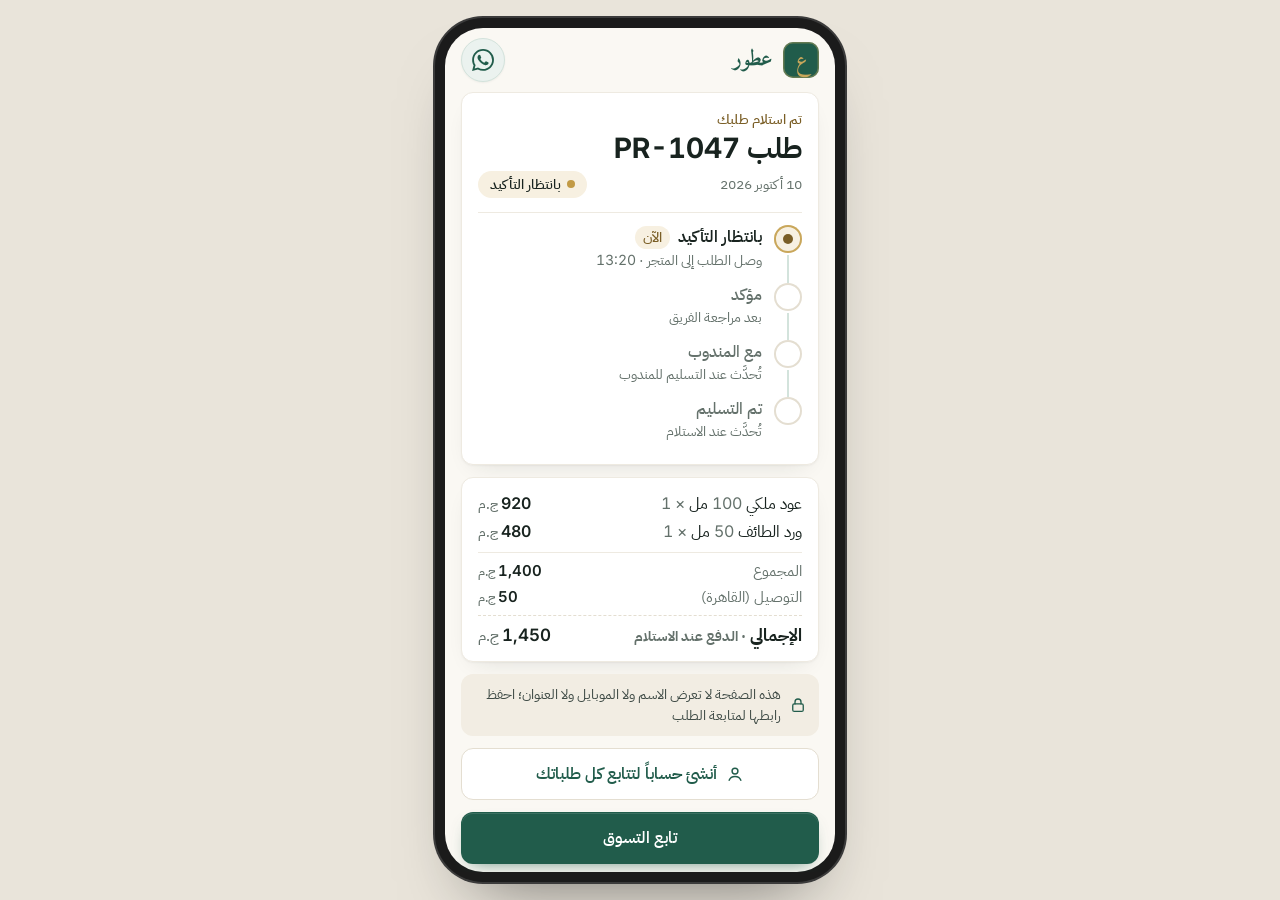
<file: 07-tracking.html>
<!doctype html>
<html lang="ar" dir="rtl">
<head>
<meta charset="utf-8">
<meta name="viewport" content="width=device-width, initial-scale=1, viewport-fit=cover">
<title>عطور · متابعة الطلب</title>
<link rel="preconnect" href="https://fonts.googleapis.com">
<link rel="preconnect" href="https://fonts.gstatic.com" crossorigin>
<link rel="stylesheet" href="https://fonts.googleapis.com/css2?family=Amiri:wght@400;700&amp;family=IBM+Plex+Sans+Arabic:wght@400;500;600;700&amp;family=Inter:wght@400;500;600;700&amp;display=swap">
<link rel="stylesheet" href="styles.css"><link rel="stylesheet" href="demo.css">
</head>
<body>
<header class="appbar">
  <a class="brand" href="01-home.html" aria-label="عطور"><span class="mark">ع</span><span class="wordmark-ar">عطور</span></a>
  <a class="iconbtn wa" href="#" aria-label="تواصل معنا عبر WhatsApp"><svg viewBox="0 0 24 24" aria-hidden="true"><path d="M17.472 14.382c-.297-.149-1.758-.867-2.03-.967-.273-.099-.471-.148-.67.15-.197.297-.767.966-.94 1.164-.173.199-.347.223-.644.075-.297-.15-1.255-.463-2.39-1.475-.883-.788-1.48-1.761-1.653-2.059-.173-.297-.018-.458.13-.606.134-.133.298-.347.446-.52.149-.174.198-.298.298-.497.099-.198.05-.371-.025-.52-.075-.149-.669-1.612-.916-2.207-.242-.579-.487-.5-.669-.51-.173-.008-.371-.01-.57-.01-.198 0-.52.074-.792.372-.272.297-1.04 1.016-1.04 2.479 0 1.462 1.065 2.875 1.213 3.074.149.198 2.096 3.2 5.077 4.487.709.306 1.262.489 1.694.625.712.227 1.36.195 1.871.118.571-.085 1.758-.719 2.006-1.413.248-.694.248-1.289.173-1.413-.074-.124-.272-.198-.57-.347m-5.421 7.403h-.004a9.87 9.87 0 0 1-5.031-1.378l-.361-.214-3.741.982.998-3.648-.235-.374a9.86 9.86 0 0 1-1.51-5.26c.001-5.45 4.436-9.884 9.888-9.884 2.64 0 5.122 1.03 6.988 2.898a9.825 9.825 0 0 1 2.893 6.994c-.003 5.45-4.437 9.884-9.885 9.884m8.413-18.297A11.815 11.815 0 0 0 12.05 0C5.495 0 .16 5.335.157 11.892c0 2.096.547 4.142 1.588 5.945L.057 24l6.305-1.654a11.882 11.882 0 0 0 5.683 1.448h.005c6.554 0 11.89-5.335 11.893-11.893a11.821 11.821 0 0 0-3.48-8.413z"/></svg></a>
</header>
<main class="main">
  <section class="card track" aria-label="حالة الطلب">
    <p class="eyebrow">تم استلام طلبك</p>
    <h1>طلب <span class="num">PR-1047</span></h1>
    <div class="meta"><span class="small muted">10 أكتوبر 2026</span><span class="st st-wait pill">بانتظار التأكيد</span></div>
    <ol class="tl">
      <li class="now"><span class="dot"></span><div><div class="t">بانتظار التأكيد<span class="now-tag">الآن</span></div><div class="when">وصل الطلب إلى المتجر · <span class="num">13:20</span></div></div></li>
      <li class="todo"><span class="dot"></span><div><div class="t">مؤكد</div><div class="when">بعد مراجعة الفريق</div></div></li>
      <li class="todo"><span class="dot"></span><div><div class="t">مع المندوب</div><div class="when">تُحدَّث عند التسليم للمندوب</div></div></li>
      <li class="todo"><span class="dot"></span><div><div class="t">تم التسليم</div><div class="when">تُحدَّث عند الاستلام</div></div></li>
    </ol>
  </section>
  <section class="card items" aria-label="محتوى الطلب">
    <div class="it"><span>عود ملكي <span class="muted num">100</span> مل <span class="muted num">× 1</span></span><span class="price"><span class="num">920</span><span class="cur">ج.م</span></span></div>
    <div class="it"><span>ورد الطائف <span class="muted num">50</span> مل <span class="muted num">× 1</span></span><span class="price"><span class="num">480</span><span class="cur">ج.م</span></span></div>
    <dl class="sum">
      <div><dt>المجموع</dt><dd><span class="price"><span class="num">1,400</span><span class="cur">ج.م</span></span></dd></div>
      <div><dt>التوصيل (القاهرة)</dt><dd><span class="price"><span class="num">50</span><span class="cur">ج.م</span></span></dd></div>
      <div class="total"><dt>الإجمالي <span class="small muted">· الدفع عند الاستلام</span></dt><dd><span class="price"><span class="num">1,450</span><span class="cur">ج.م</span></span></dd></div>
    </dl>
  </section>
  <p class="privacy"><svg class="i" viewBox="0 0 24 24" aria-hidden="true"><rect x="5" y="10.5" width="14" height="10" rx="2"/><path d="M8 10.5V8a4 4 0 0 1 8 0v2.5"/></svg>هذه الصفحة لا تعرض الاسم ولا الموبايل ولا العنوان؛ احفظ رابطها لمتابعة الطلب</p>
  <div class="stack" style="margin-top:12px">
    <a class="btn btn-line btn-block" href="04-account.html"><svg class="i" viewBox="0 0 24 24" aria-hidden="true"><circle cx="12" cy="8.5" r="3.5"/><path d="M5 19.5c1.2-3.2 3.8-4.5 7-4.5s5.8 1.3 7 4.5"/></svg>أنشئ حساباً لتتابع كل طلباتك</a>
    <a class="btn btn-primary btn-block" href="01-home.html">تابع التسوق</a>
  </div>
</main>
</body>
</html>
</file>
<file: styles.css>
/* متجر العطور · concept screens · shared tokens and components (phone canvas 390×844, RTL) */
:root{
  --green:#215C4B; --green-d:#194839; --green-50:#EBF2EF; --green-100:#D3E3DC;
  --gold:#C9A75B; --gold-d:#7A5E26; --gold-50:#F7F0E1; --gold-100:#EADBB8;
  --ink:#18231F; --muted:#64716B; --faint:#8C958F;
  --paper:#FAF8F3; --sand:#F2EDE3; --surface:#FFFFFF;
  --line:#E4DED1; --line-soft:#EEEAE1;
  --blue:#3D6B8E; --blue-50:#E9F0F5; --red:#A54A3E; --red-50:#F7EBE8; --grey:#9AA39E;
  --r:12px; --r-pill:999px;
  --sh-1:0 1px 2px rgba(24,35,31,.05);
  --sh-2:0 1px 2px rgba(24,35,31,.04),0 10px 24px -14px rgba(24,35,31,.16);
  --font:"IBM Plex Sans Arabic","Inter",system-ui,sans-serif;
  --latin:"Inter","IBM Plex Sans Arabic",system-ui,sans-serif;
  --serif:"Amiri","IBM Plex Sans Arabic",serif;
}
*,*::before,*::after{box-sizing:border-box;margin:0;padding:0}
html{background:#E9E4DA;width:390px;margin:0;position:absolute;left:0;top:0}
body{width:390px;height:844px;margin:0 auto;overflow:hidden;display:flex;flex-direction:column;background:var(--paper);color:var(--ink);font:400 16px/1.6 var(--font);-webkit-font-smoothing:antialiased}
a{color:inherit;text-decoration:none}
button,input,select{font:inherit;color:inherit}
button{background:none;border:0;cursor:pointer}
svg{display:block;flex:none}
.i{fill:none;stroke:currentColor;stroke-width:1.75;stroke-linecap:round;stroke-linejoin:round}
.num{font-family:var(--latin);font-feature-settings:"tnum" 1;unicode-bidi:isolate}
.nw{white-space:nowrap}
.tel{direction:ltr;text-align:right}
.muted{color:var(--muted)}
.small{font-size:14px;line-height:1.5}
h1{font-size:28px;line-height:1.35;font-weight:700}
h2{font-size:20px;line-height:1.4;font-weight:600}
h3{font-size:16px;line-height:1.45;font-weight:600}

/* ---------- shell ---------- */
.appbar{flex:none;height:64px;display:flex;align-items:center;justify-content:space-between;gap:12px;padding:0 16px}
.brand{display:flex;align-items:center;gap:10px;min-height:44px}
.mark{width:36px;height:36px;border-radius:10px;background:var(--green);display:grid;place-items:center;color:var(--gold);font:700 21px/1 var(--serif);padding-top:3px;box-shadow:inset 0 0 0 1.5px rgba(201,167,91,.4)}
.wordmark{direction:ltr;font:700 24px/1 var(--serif);color:var(--green);letter-spacing:.2px}
.bar-title{flex:1;text-align:center;font-size:20px;font-weight:600;line-height:1.4}
.iconbtn{width:44px;height:44px;flex:none;border-radius:50%;display:grid;place-items:center;background:var(--surface);border:1px solid var(--line);color:var(--ink);box-shadow:var(--sh-1)}
.iconbtn svg{width:22px;height:22px}
.wa{background:var(--green-50);border-color:var(--green-100);color:var(--green)}
.wa svg{fill:currentColor}
.main{flex:1;min-height:0;overflow:hidden;padding:0 16px}
.tabbar{flex:none;display:grid;grid-template-columns:repeat(4,1fr);height:76px;padding:6px 4px 10px;background:var(--surface);border-top:1px solid var(--line-soft);box-shadow:0 -8px 24px -18px rgba(24,35,31,.25)}
.tab{display:flex;flex-direction:column;align-items:center;justify-content:center;gap:2px;font-size:14px;line-height:1.4;font-weight:500;color:var(--muted);white-space:nowrap}
.tab .ic{position:relative;width:56px;height:30px;border-radius:var(--r-pill);display:grid;place-items:center}
.tab svg{width:22px;height:22px}
.tab.on{color:var(--green);font-weight:600}
.tab.on .ic{background:var(--green-50)}
.badge{position:absolute;top:-7px;left:0;min-width:22px;height:22px;padding:0 6px;border-radius:11px;background:var(--gold);color:var(--ink);font:700 14px/22px var(--latin);text-align:center;box-shadow:0 0 0 2px var(--surface)}

/* ---------- components ---------- */
.card{background:var(--surface);border:1px solid var(--line-soft);border-radius:var(--r);box-shadow:var(--sh-2)}
.btn{display:inline-flex;align-items:center;justify-content:center;gap:8px;height:52px;padding:0 20px;border-radius:var(--r);border:1px solid transparent;font-size:16px;font-weight:600;line-height:1;white-space:nowrap}
.btn svg{width:20px;height:20px}
.btn-primary{background:var(--green);color:#fff;box-shadow:inset 0 1px 0 rgba(255,255,255,.12),0 8px 18px -10px rgba(33,92,75,.75)}
.btn-line{background:var(--surface);border-color:var(--line);color:var(--green)}
.btn-gold{background:var(--gold-50);border-color:var(--gold-100);color:var(--gold-d)}
.btn-wa{background:var(--green-50);border-color:var(--green-100);color:var(--green)}
.btn-wa svg{fill:currentColor}
.btn-sm{height:44px;padding:0 16px;font-size:15px}
.btn-block{width:100%}
.st{display:inline-flex;align-items:center;gap:6px;font-size:14px;line-height:1.5;font-weight:500;color:var(--ink);white-space:nowrap}
.st::before{content:"";width:8px;height:8px;border-radius:50%;background:var(--dot,var(--grey));flex:none}
.st.pill{padding:3px 12px;border-radius:var(--r-pill);background:var(--tint,var(--sand))}
.st-ok{--dot:#2F7A5C;--tint:var(--green-50)}
.st-wait{--dot:#C29A45;--tint:var(--gold-50)}
.st-ready{--dot:var(--blue);--tint:var(--blue-50)}
.st-done{--dot:var(--grey);--tint:var(--sand)}
.st-no{--dot:var(--red);--tint:var(--red-50)}
.field{display:flex;flex-direction:column;gap:4px;min-width:0}
.label{font-size:14px;font-weight:500;line-height:1.5}
.label em{font-style:normal;font-weight:400;color:var(--muted)}
.input{width:100%;height:44px;padding:0 14px;border:1px solid var(--line);border-radius:var(--r);background:var(--surface);font-size:16px;color:var(--ink);outline:none}
.input::placeholder{color:var(--faint)}
.input.focus{border-color:var(--green);box-shadow:0 0 0 3px rgba(33,92,75,.12)}
select.input{appearance:none;-webkit-appearance:none;padding-left:36px;background:var(--surface) url("data:image/svg+xml,%3Csvg xmlns='http://www.w3.org/2000/svg' viewBox='0 0 24 24' fill='none' stroke='%2364716B' stroke-width='2' stroke-linecap='round' stroke-linejoin='round'%3E%3Cpath d='m6 9 6 6 6-6'/%3E%3C/svg%3E") no-repeat left 12px center/16px}
.row2{display:grid;grid-template-columns:1fr 1fr;gap:12px}
.stack{display:flex;flex-direction:column;gap:12px}
.eyebrow{font-size:14px;line-height:1.5;font-weight:500;color:var(--gold-d)}

/* ---------- CSS book covers (spine on the right, as Arabic books bind) ---------- */
.cover{position:relative;flex:none;width:100px;aspect-ratio:2/3;container-type:inline-size;border-radius:6px 2px 2px 6px;display:flex;flex-direction:column;align-items:center;justify-content:space-between;text-align:center;overflow:hidden;color:#F4EAD2;background:var(--green);box-shadow:0 1px 1px rgba(0,0,0,.08),0 12px 20px -10px rgba(24,35,31,.5)}
.cover::before{content:"";position:absolute;inset:0 0 0 auto;width:8%;background:linear-gradient(to left,rgba(0,0,0,.24),rgba(255,255,255,.10) 70%,transparent)}
.cover::after{content:"";position:absolute;inset:5% 11% 5% 6%;border:1px solid rgba(201,167,91,.55);border-radius:2px;pointer-events:none}
.cover small{display:block;margin-top:15cqi;padding:0 16cqi;font:500 7.5cqi/1.5 var(--font);opacity:.85}
.cover b{display:block;padding:0 15cqi 0 12cqi;font:700 15cqi/1.4 var(--serif)}
.cover i{display:block;width:16cqi;height:1px;margin-bottom:16cqi;background:currentColor;opacity:.55}
.cover.xs{width:44px;border-radius:4px 1.5px 1.5px 4px;box-shadow:0 1px 1px rgba(0,0,0,.08),0 6px 10px -6px rgba(24,35,31,.5)}
.cover.xs>*{display:none}
.c1 i{opacity:0}
.c1{background:radial-gradient(circle at 50% 100%,rgba(201,167,91,.34) 0 19%,transparent 19.4%),linear-gradient(165deg,#2C6E5A,#1A4A3D)}
.c2{background:linear-gradient(transparent 70%,rgba(60,20,8,.16) 70%),linear-gradient(165deg,#BD6C46,#8F452B);color:#FBF0E4}
.c3{background:linear-gradient(165deg,#26394F,#142235);color:#E7CF93}
.c3::after{border-color:rgba(201,167,91,.7);box-shadow:inset 0 0 0 3px #1B2C42,inset 0 0 0 4px rgba(201,167,91,.45)}
.c4{background:linear-gradient(165deg,#F1EBDD,#E3DAC6);color:#1E2A3A}
.c4::after{border-color:rgba(30,42,58,.22)}
.c4 b{font:700 22cqi/1.2 var(--latin);letter-spacing:.04em}
.c4 i{width:30cqi;height:10cqi;opacity:1;background:radial-gradient(circle at 30% 50%,#2E3E58 0 4.6cqi,transparent 4.9cqi),radial-gradient(circle at 72% 50%,#C9A75B 0 3.6cqi,transparent 3.9cqi)}
.c5{background:linear-gradient(165deg,#E0C07A,#B88F3F);color:#2A2214}
.c5::after{border-color:rgba(42,34,20,.32)}
.c6{background:repeating-linear-gradient(90deg,rgba(255,255,255,.06) 0 2px,transparent 2px 13px),linear-gradient(165deg,#788E58,#4B5E36);color:#F2EEDC}

/* ---------- 01 home ---------- */
.search{display:flex;align-items:center;gap:10px;height:48px;margin-top:4px;padding:0 14px;background:var(--surface);border:1px solid var(--line);border-radius:var(--r);color:var(--muted);box-shadow:var(--sh-1)}
.search svg{width:20px;height:20px}
.search input{flex:1;min-width:0;height:100%;border:0;outline:0;background:transparent;font-size:16px}
.search input::placeholder{color:var(--faint)}
.cats{display:grid;grid-template-columns:repeat(4,1fr);gap:8px;margin-top:16px}
.chip{height:44px;padding:0 12px;border-radius:var(--r-pill);border:1px solid var(--line);background:var(--surface);display:inline-flex;align-items:center;justify-content:center;font-size:14px;font-weight:500;white-space:nowrap;color:var(--ink)}
.chip.on{background:var(--green);border-color:var(--green);color:#fff}
.sechead{display:flex;align-items:center;justify-content:space-between;margin:22px 0 12px}
.link{display:inline-flex;align-items:center;min-height:44px;margin:-10px 0;font-size:14px;font-weight:500;color:var(--green)}
.grid{display:grid;grid-template-columns:1fr 1fr;gap:16px 12px}
.bk{display:flex;flex-direction:column}
.shelf{height:164px;margin-bottom:8px;border-radius:var(--r);display:grid;place-items:center;background:radial-gradient(120% 90% at 50% 0%,#F8F4EC,#EFE8DA)}
.bk .by{font-size:14px;line-height:1.5;color:var(--muted)}
.bk .row{display:flex;align-items:center;justify-content:space-between;margin-top:4px}
.price{font-weight:600}

/* ---------- 02 book ---------- */
.hero{height:256px;margin-top:4px;border-radius:var(--r);display:grid;place-items:center;background:radial-gradient(90% 80% at 50% 10%,#F9F5EE,#EDE5D5)}
.hero .cover{width:142px}
.tag{display:inline-block;margin-top:20px;font-size:14px;font-weight:500;color:var(--gold-d)}
.bk-title{margin-top:2px}
.price-row{display:flex;align-items:center;gap:12px;margin-top:10px}
.price-lg{font-size:24px;font-weight:700;line-height:1.3;color:var(--green)}
.desc{margin-top:12px;color:#2E3A35}
.alt{margin-top:22px}
.alt-cap{font-size:14px;color:var(--muted);margin-bottom:8px}
.altcard{display:flex;gap:12px;padding:12px}
.altcard .cover{width:52px}
.altcard .body{flex:1;min-width:0}
.altcard .row{display:flex;align-items:center;justify-content:space-between;margin-top:4px}
.buybar{flex:none;display:flex;gap:12px;align-items:center;padding:12px 16px 20px;background:var(--surface);border-top:1px solid var(--line-soft);box-shadow:0 -8px 24px -18px rgba(24,35,31,.25)}
.buybar .btn{flex:1}
.buybar .iconbtn{width:52px;height:52px;border-radius:var(--r)}
.buybar .iconbtn svg{width:24px;height:24px}

/* ---------- 03 cart + checkout ---------- */
.cart{margin-top:4px;padding:6px 14px 12px}
.li{display:flex;align-items:center;gap:12px;padding:8px 0;border-bottom:1px solid var(--line-soft)}
.li .cover{width:40px}
.li .body{flex:1;min-width:0;line-height:1.45}
.stepper{display:flex;align-items:center;height:44px;border:1px solid var(--line);border-radius:var(--r-pill);background:var(--paper)}
.stepper button{width:44px;height:42px;display:grid;place-items:center;color:var(--green)}
.stepper button svg{width:18px;height:18px}
.stepper span{min-width:20px;text-align:center;font-weight:600}
.sum{margin-top:10px;display:flex;flex-direction:column;gap:2px;font-size:15px}
.sum div{display:flex;justify-content:space-between}
.sum dt{color:var(--muted)}
.sum .total{margin-top:4px;padding-top:6px;border-top:1px dashed var(--line);font-size:17px;font-weight:700}
.sum .total dt{color:var(--ink)}
.checkout{margin-top:22px}
.checkout h2{margin-bottom:10px}
.co-grid{grid-template-columns:120px 1fr}
.pay{display:flex;align-items:center;gap:12px;height:52px;padding:0 14px;border:1.5px solid var(--green);border-radius:var(--r);background:var(--green-50);font-weight:600}
.radio{width:20px;height:20px;border-radius:50%;border:2px solid var(--green);display:grid;place-items:center;flex:none}
.radio::after{content:"";width:10px;height:10px;border-radius:50%;background:var(--green)}
.pay .muted{margin-inline-start:auto;font-size:14px;font-weight:400}
.note{display:flex;gap:8px;margin-top:10px;font-size:14px;line-height:1.5;color:var(--muted)}
.note svg{width:18px;height:18px;margin-top:2px}

/* ---------- 04 request ---------- */
.intro{margin:2px 0 14px;font-size:15px;color:var(--muted)}
.upload{display:flex;align-items:center;gap:12px;padding:10px;border:1.5px dashed #CFC6B3;border-radius:var(--r);background:#FCFBF8}
.thumb{width:56px;height:56px;flex:none;border-radius:10px;display:grid;place-items:center;background:var(--sand);overflow:hidden}
.thumb .cover{width:34px;transform:rotate(-6deg)}
.upload .body{flex:1;min-width:0;line-height:1.45}
.upload .add{display:flex;align-items:center;gap:6px;font-weight:600;color:var(--green)}
.upload .add svg{width:20px;height:20px}
.success{margin-top:16px;padding:14px;border-color:var(--green-100);background:linear-gradient(180deg,#F4F8F6,#fff 60%)}
.success .head{display:flex;gap:12px;align-items:center;margin:4px 0 12px}
.okdot{width:40px;height:40px;border-radius:50%;flex:none;display:grid;place-items:center;background:var(--green);color:#fff}
.okdot svg{width:22px;height:22px}

/* ---------- 05 tracking ---------- */
.track{padding:16px}
.track .meta{display:flex;align-items:center;justify-content:space-between;margin-top:2px}
.tl{list-style:none;margin-top:14px;padding-top:6px;border-top:1px solid var(--line-soft)}
.tl li{position:relative;display:flex;gap:12px;padding:6px 0;min-height:52px}
.tl li:not(:last-child)::before{content:"";position:absolute;right:13px;top:36px;bottom:-6px;width:2px;background:var(--green-100)}
.tl li.done:not(:last-child)::before{background:var(--green)}
.tl .dot{width:28px;height:28px;flex:none;border-radius:50%;display:grid;place-items:center;font-size:14px}
.tl .done .dot{background:var(--green);color:#fff}
.tl .done .dot svg{width:16px;height:16px}
.tl .now .dot{background:var(--gold-50);box-shadow:inset 0 0 0 2px var(--gold)}
.tl .now .dot::after{content:"";width:10px;height:10px;border-radius:50%;background:var(--gold-d)}
.tl .todo .dot{background:var(--surface);box-shadow:inset 0 0 0 2px var(--line)}
.tl .t{font-weight:600;line-height:1.5}
.tl .todo .t{color:var(--muted);font-weight:500}
.tl .when{font-size:14px;line-height:1.5;color:var(--muted)}
.now-tag{margin-inline-start:8px;padding:1px 8px;border-radius:var(--r-pill);background:var(--gold-50);color:var(--gold-d);font-size:14px;font-weight:500}
.items{margin-top:12px;padding:12px 16px}
.items .it{display:flex;justify-content:space-between;align-items:center;line-height:1.7}
.items .sum{margin-top:6px;padding-top:6px;border-top:1px solid var(--line-soft)}
.privacy{display:flex;align-items:center;gap:8px;margin-top:12px;padding:10px 12px;border-radius:var(--r);background:var(--sand);font-size:14px;line-height:1.5;color:#3F4B46}
.privacy svg{width:18px;height:18px;color:var(--green)}
.req{display:flex;gap:12px;align-items:center;margin-top:12px;padding:12px 14px}
.req .cover{width:40px}
.req .body{flex:1;min-width:0;line-height:1.45}
.req .st{margin-top:6px}

/* ---------- 06 admin ---------- */
.adminbar{flex:none;display:flex;align-items:flex-start;justify-content:space-between;padding:16px 16px 12px}
.titlerow{display:flex;align-items:center;gap:10px}
.counter{padding:2px 10px;border-radius:var(--r-pill);background:var(--gold);color:var(--ink);font-size:14px;font-weight:600;line-height:1.6}
.banner{display:flex;align-items:center;gap:10px;padding:10px 12px;border-radius:var(--r);background:var(--gold-50);border:1px solid var(--gold-100);font-size:14px;line-height:1.5}
.banner svg{width:20px;height:20px;color:var(--gold-d)}
.banner a{color:var(--green);font-weight:600;text-decoration:underline;text-underline-offset:3px}
.chips{display:flex;gap:6px;margin:14px 0}
.chips .chip{padding:0 11px}
.orders{display:flex;flex-direction:column;gap:10px}
.order{padding:12px 14px}
.order .l1,.order .l2{display:flex;align-items:center;justify-content:space-between;gap:8px}
.order .id{font-weight:600}
.order .who{color:var(--muted);font-weight:400}
.order .total{font-weight:700}
.order .time{font-size:14px;color:var(--muted)}
.order.open{padding:14px;border-color:#E2D6B9;box-shadow:0 0 0 3px rgba(201,167,91,.14),var(--sh-2)}
.order .detail{margin:10px 0 12px;padding-top:10px;border-top:1px solid var(--line-soft);font-size:14px;line-height:1.6;color:#3F4B46}
.actions{display:grid;grid-template-columns:1fr 1fr;gap:8px;margin-bottom:8px}

/* ======================= perfume additions ======================= */
.wordmark-ar{font:700 22px/1 var(--serif);color:var(--green)}
.price .cur{font-size:.8em;font-weight:500;color:var(--muted);margin-inline-start:3px}

/* CSS perfume bottles */
.bottle{position:relative;flex:none;width:84px;aspect-ratio:3/4;container-type:inline-size;display:flex;flex-direction:column;align-items:center;filter:drop-shadow(0 10px 14px rgba(24,35,31,.28))}
.bottle .cap{width:34%;height:13%;border-radius:12% 12% 4% 4%/30% 30% 10% 10%;background:linear-gradient(90deg,#7F6126,#E6C97E 42%,#B48A3C 75%,#8A6A2A)}
.bottle .neck{width:22%;height:5%;background:linear-gradient(90deg,#CFC7B5,#F2EDE3,#CFC7B5)}
.bottle .body{position:relative;width:100%;flex:1;border-radius:16% 16% 11% 11%/11% 11% 8% 8%;background:var(--b,linear-gradient(160deg,#F0D9A0,#B98A3B));box-shadow:inset 0 0 0 1px rgba(255,255,255,.28),inset -10px 0 18px -10px rgba(0,0,0,.28),inset 9px 0 14px -10px rgba(255,255,255,.6);display:grid;place-items:center;overflow:hidden}
.bottle .body::before{content:"";position:absolute;left:11%;top:9%;width:9%;height:58%;border-radius:999px;background:linear-gradient(rgba(255,255,255,.6),rgba(255,255,255,0))}
.bottle .label{width:70%;padding:7cqi 4cqi;border-radius:3px;background:rgba(255,255,255,.93);color:#2A2214;text-align:center;font:700 11cqi/1.3 var(--serif);box-shadow:0 1px 2px rgba(0,0,0,.18)}
.bottle .label small{display:block;margin-top:2cqi;font:500 7.5cqi/1.3 var(--font);color:#6B6250}
.bottle.xs{width:40px;filter:drop-shadow(0 5px 8px rgba(24,35,31,.3))}
.bottle.xs .label{padding:9cqi 3cqi;font-size:0}
.bottle.xs .label small{display:none}
.b1 .body{--b:linear-gradient(160deg,#F3DFA6,#C89A3F 60%,#9E7429)}
.b2 .body{--b:linear-gradient(160deg,#2F7A5C,#1A4A3D)}
.b3 .body{--b:linear-gradient(160deg,#E7B4B4,#B5636B)}
.b4 .body{--b:linear-gradient(160deg,#2A4466,#142235)}
.b4 .label{color:#1B2C42}
.b5 .body{--b:linear-gradient(160deg,#F6F2E8,#D8D0BF)}
.b6 .body{--b:linear-gradient(160deg,#6E4A2A,#3A2412)}
.shelf .bottle{width:84px}
.hero .bottle{width:150px}

/* 01 home: category tiles */
.tiles{display:grid;grid-template-columns:repeat(3,1fr);gap:10px;margin-top:14px}
.tile{height:88px;border-radius:var(--r);background:var(--surface);border:1px solid var(--line-soft);box-shadow:var(--sh-1);display:flex;flex-direction:column;align-items:center;justify-content:center;gap:4px;font-size:14px;font-weight:600;line-height:1.3}
.tile .ico{width:34px;height:34px;border-radius:50%;background:var(--green-50);display:grid;place-items:center;color:var(--green)}
.tile .ico svg{width:19px;height:19px}
.tile .n{font-size:12px;color:var(--muted);font-weight:400}
.grid.perf{gap:14px 12px}
.grid.perf .shelf{height:150px}

/* 02 product */
.brandline{display:flex;align-items:center;gap:8px;margin-top:2px;color:var(--muted)}
.sizes{display:grid;grid-template-columns:repeat(3,1fr);gap:8px;margin-top:12px}
.size{height:58px;border:1px solid var(--line);border-radius:var(--r);background:var(--surface);display:flex;flex-direction:column;align-items:center;justify-content:center;line-height:1.35}
.size b{font-size:15px}
.size span{font-size:13px;color:var(--muted)}
.size.on{border-color:var(--green);box-shadow:0 0 0 3px rgba(33,92,75,.12);background:var(--green-50)}
.size.off{border-style:dashed;color:var(--muted)}
.size.off b{color:var(--muted);font-weight:500}
.notes{display:grid;grid-template-columns:repeat(3,1fr);gap:8px;margin-top:12px}
.note-c{padding:8px 10px;border-radius:var(--r);background:var(--sand);font-size:13px;line-height:1.5}
.note-c b{display:block;font-size:12px;color:var(--gold-d);font-weight:600}
.notify{display:flex;align-items:center;justify-content:space-between;gap:10px;margin-top:12px;padding:10px 12px;border-radius:var(--r);border:1px dashed #CFC6B3;background:#FCFBF8;font-size:14px;line-height:1.45}
.notify .btn{height:40px;padding:0 14px;font-size:14px}

/* 03 checkout */
.pay.off{border:1px solid var(--line);background:var(--surface);font-weight:500;color:var(--muted)}
.pay.off .radio{border-color:var(--line)}
.pay.off .radio::after{display:none}
.co-grid{grid-template-columns:150px 1fr}

/* 04 account */
.authcard{margin-top:4px;padding:16px}
.seg{display:grid;grid-template-columns:1fr 1fr;height:44px;padding:4px;border-radius:var(--r-pill);background:var(--sand)}
.seg span{display:grid;place-items:center;border-radius:var(--r-pill);font-size:14px;font-weight:600;color:var(--muted)}
.seg .on{background:var(--surface);color:var(--green);box-shadow:var(--sh-1)}
.authcard .stack{margin-top:14px}
.forgot{display:block;margin-top:10px;font-size:14px;color:var(--green);font-weight:500}
.or{display:flex;align-items:center;gap:10px;margin:14px 0 10px;font-size:13px;color:var(--faint)}
.or::before,.or::after{content:"";flex:1;height:1px;background:var(--line)}
.after{margin-top:14px}
.after h2{font-size:16px;margin-bottom:8px}
.after .lst{display:flex;flex-direction:column;gap:8px}
.after .it{display:flex;align-items:center;gap:12px;padding:10px 12px;border-radius:var(--r);background:var(--surface);border:1px solid var(--line-soft);font-size:14px;line-height:1.45}
.after .ico{width:36px;height:36px;flex:none;border-radius:10px;background:var(--green-50);display:grid;place-items:center;color:var(--green)}
.after .ico svg{width:19px;height:19px}
.after .it b{display:block;font-size:15px}
.after .it .small{color:var(--muted)}

/* 05 about */
.about-hero{height:168px;margin-top:4px;border-radius:var(--r);background:linear-gradient(160deg,#1A4A3D,#215C4B 55%,#2C6E5A);color:#F4EAD2;display:flex;flex-direction:column;justify-content:flex-end;padding:16px;position:relative;overflow:hidden}
.about-hero::before{content:"";position:absolute;inset:-30px -30px auto auto;width:170px;height:170px;border-radius:50%;background:radial-gradient(circle,rgba(201,167,91,.5),transparent 70%)}
.about-hero::after{content:"";position:absolute;left:18px;top:18px;width:54px;height:54px;border:1px solid rgba(201,167,91,.6);border-radius:14px;transform:rotate(45deg)}
.about-hero .eyebrow{color:var(--gold)}
.about-hero h1{font:700 26px/1.3 var(--serif);margin-top:2px}
.about-hero p{font-size:14px;line-height:1.5;opacity:.92;margin-top:2px}
.story{margin-top:14px;color:#2E3A35;font-size:15px}
.vals{display:grid;grid-template-columns:repeat(3,1fr);gap:8px;margin-top:14px}
.val{padding:10px 8px;border-radius:var(--r);background:var(--surface);border:1px solid var(--line-soft);text-align:center;font-size:13px;line-height:1.45;font-weight:500}
.val .ico{width:32px;height:32px;margin:0 auto 6px;border-radius:50%;background:var(--gold-50);display:grid;place-items:center;color:var(--gold-d)}
.val .ico svg{width:18px;height:18px}
.contact{margin-top:14px;padding:6px 14px}
.contact .ln{display:flex;align-items:center;gap:10px;padding:9px 0;border-bottom:1px solid var(--line-soft);font-size:14px;line-height:1.5}
.contact .ln:last-child{border-bottom:0}
.contact .ln svg{width:18px;height:18px;color:var(--green)}
.contact .ln .btn{margin-inline-start:auto}

/* 06 admin: stock banner + product line */
.banner.warn{background:var(--red-50);border-color:#EBD1CC}
.banner.warn svg{color:var(--red)}
.mapbox{position:relative;height:118px;margin-top:12px;border-radius:var(--r);overflow:hidden;display:flex;flex-direction:column;align-items:center;justify-content:center;gap:6px;font-size:13px;color:#3F4B46;border:1px solid var(--line-soft);background:
 repeating-linear-gradient(0deg,rgba(33,92,75,.06) 0 1px,transparent 1px 22px),repeating-linear-gradient(90deg,rgba(33,92,75,.06) 0 1px,transparent 1px 22px),linear-gradient(160deg,#F1EDE2,#E6EFEA)}
.mapbox::before{content:"";position:absolute;left:-10%;top:40%;width:120%;height:14px;background:rgba(255,255,255,.8);transform:rotate(-8deg)}
.pinwrap{position:relative;width:40px;height:40px;border-radius:50%;background:var(--surface);display:grid;place-items:center;color:var(--red);box-shadow:var(--sh-2)}
.pinwrap svg{width:22px;height:22px}
.mapbox span:last-child{position:relative;padding:2px 10px;border-radius:var(--r-pill);background:rgba(255,255,255,.85)}
</file>
<file: demo.css>
/* نسخة التصفح: إطار هاتف على الشاشات العريضة، تمرير داخلي، ملء الشاشة على الموبايل */
html{position:static;width:auto;margin:0;min-height:100%;background:#E9E4DA}
body{margin:28px auto;border-radius:38px;overflow:hidden;box-shadow:0 0 0 10px #1B1B1B,0 0 0 12px #3B3B3B,0 40px 70px -30px rgba(0,0,0,.55)}
.main{overflow-y:auto;overscroll-behavior:contain;-webkit-overflow-scrolling:touch;padding-bottom:16px}
@media (max-width:460px){body{width:100%;height:100dvh;margin:0;border-radius:0;box-shadow:none}}
</file>
